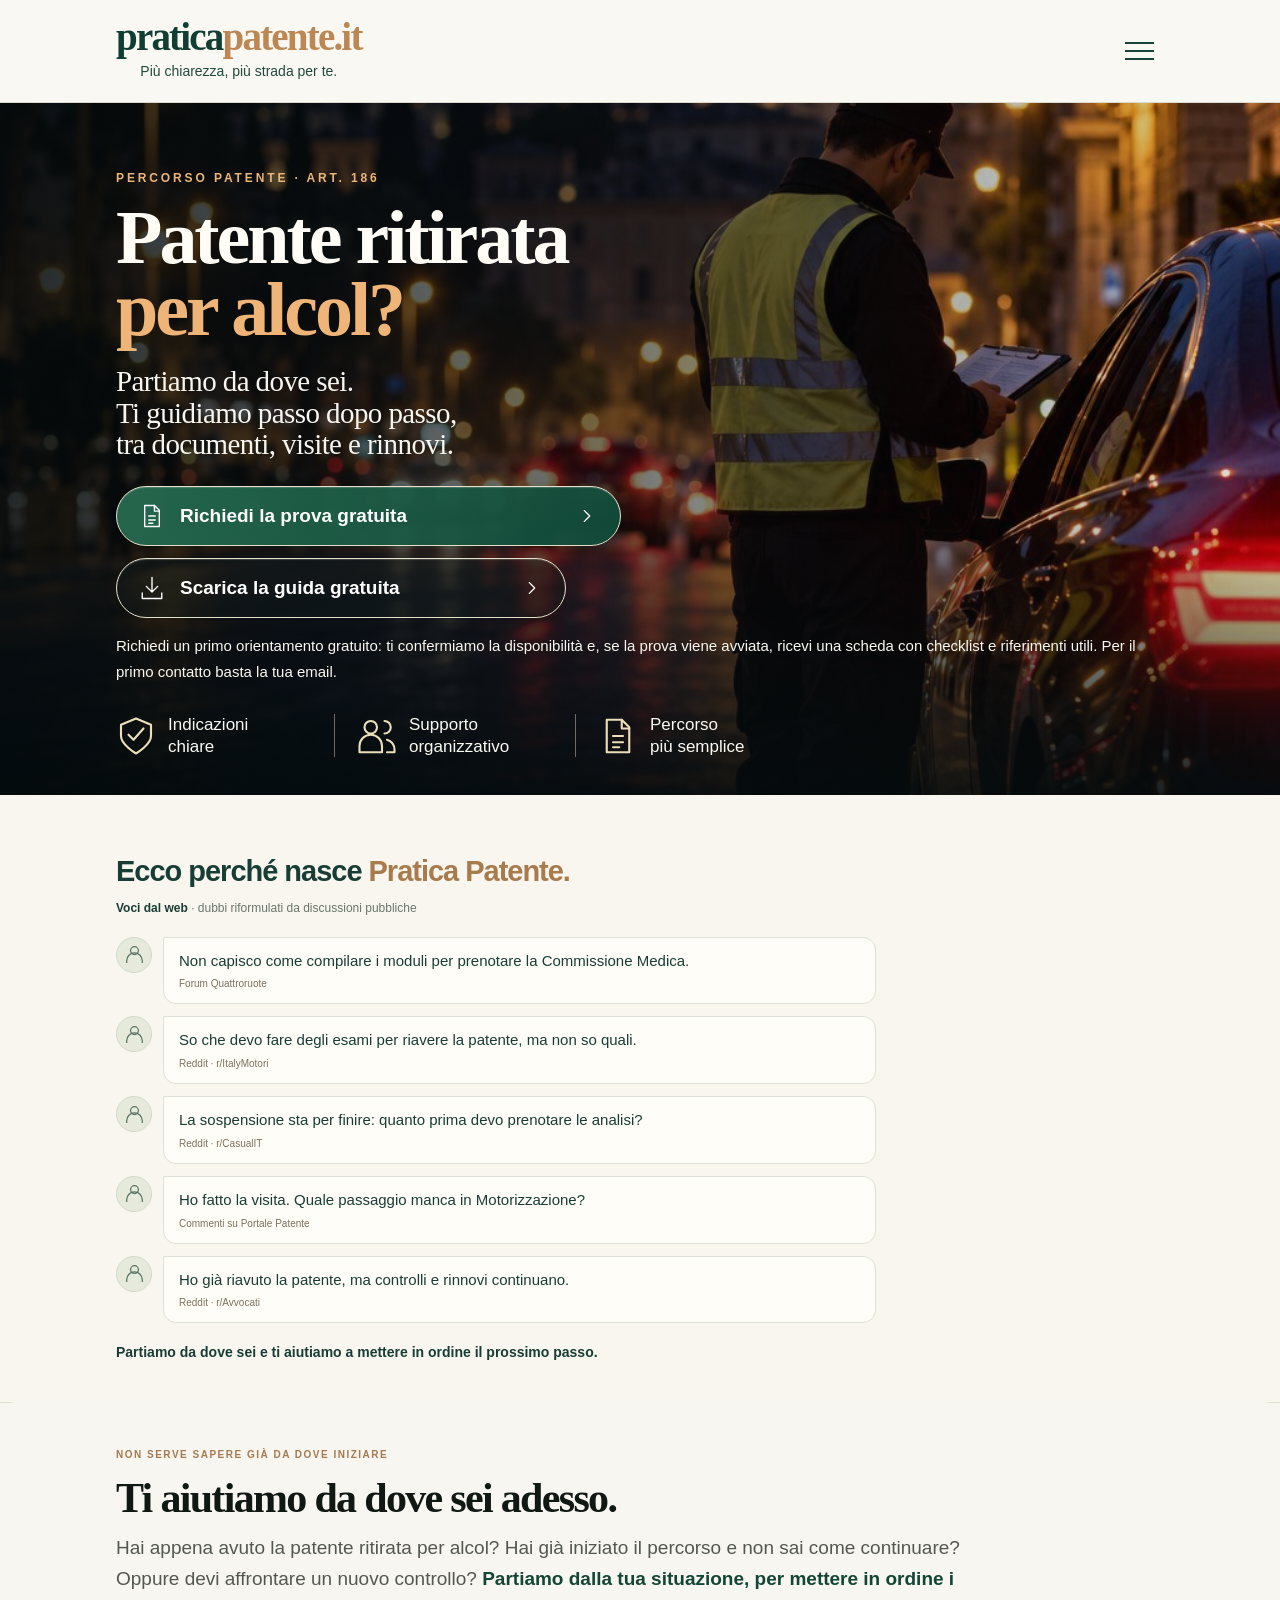
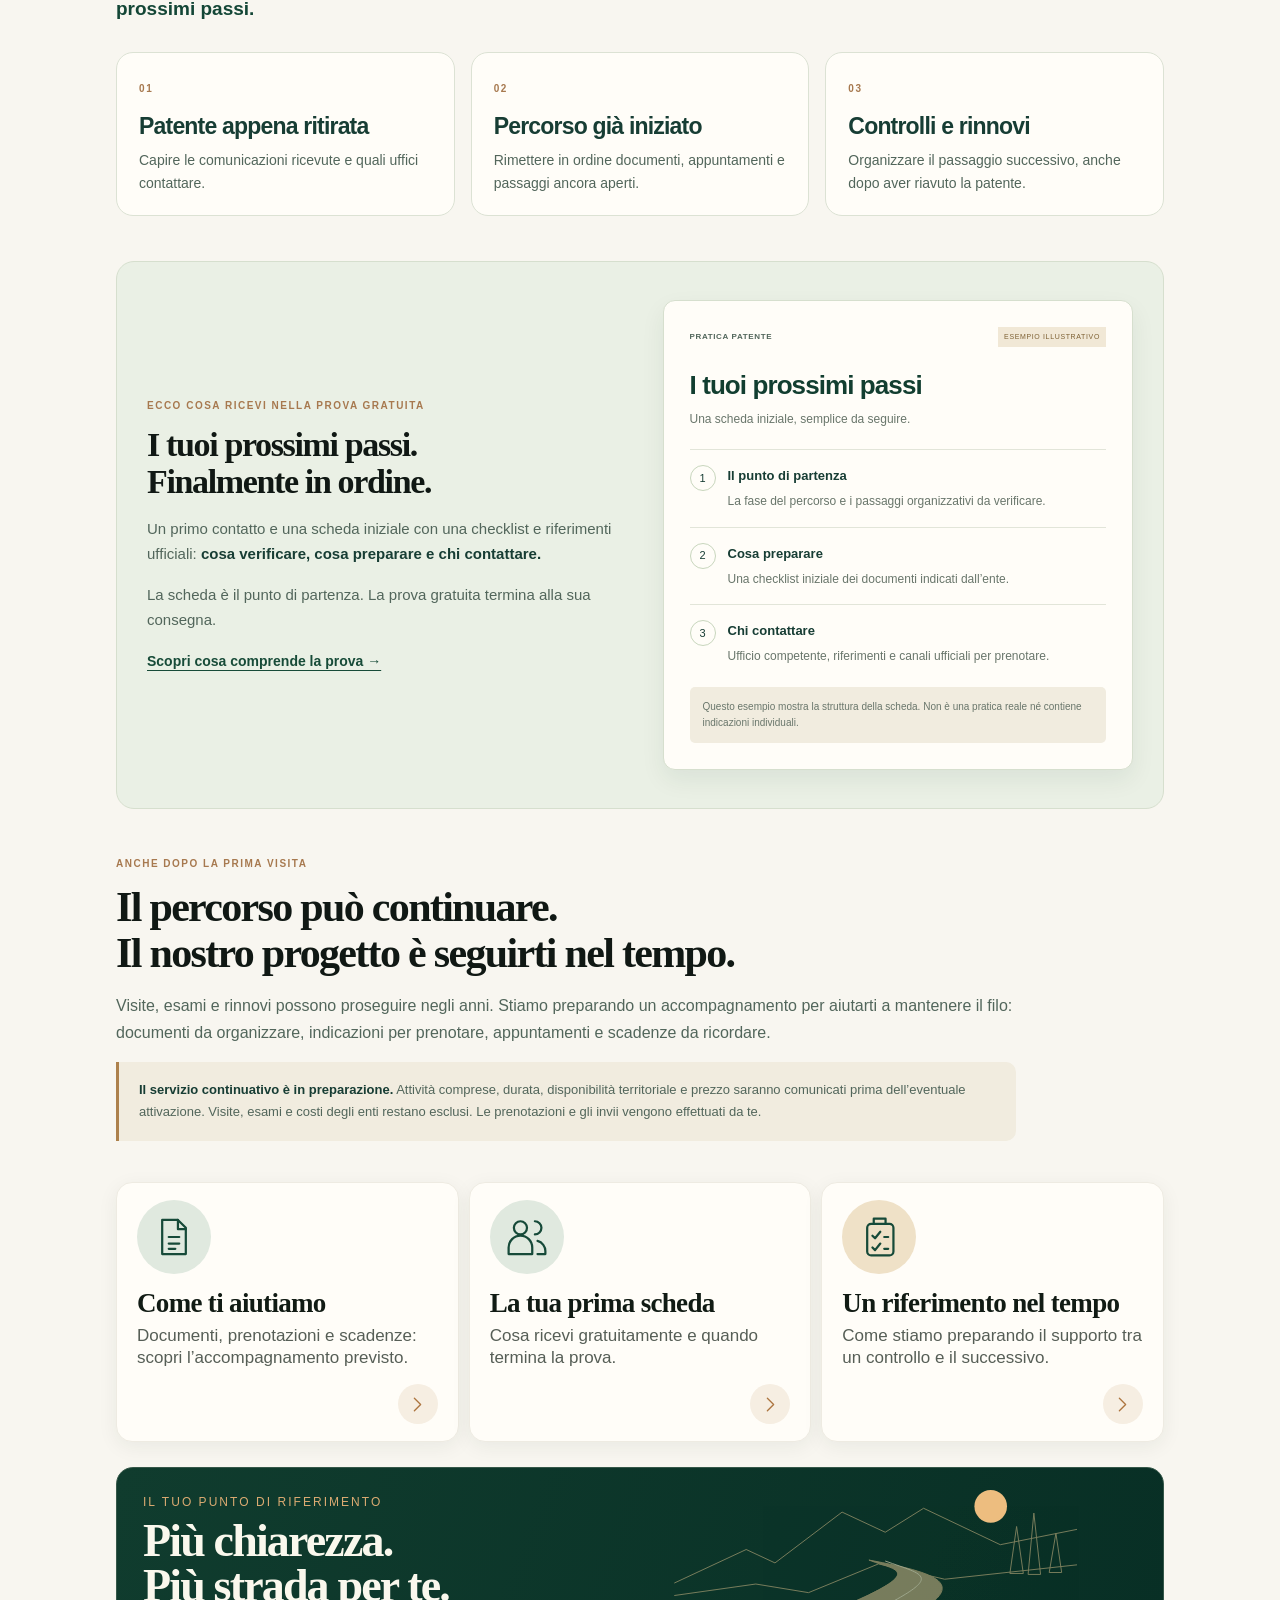
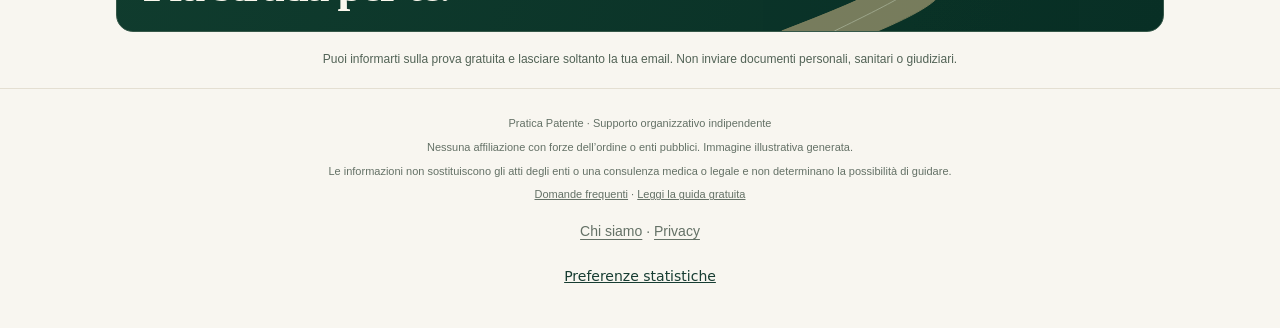
<file: index.html>
<!doctype html><html lang="it"><head><meta charset="utf-8"><meta name="viewport" content="width=device-width,initial-scale=1"><meta name="robots" content="index,follow"><title>Patente ritirata per alcol: guida e orientamento | Pratica Patente</title><link rel="stylesheet" href="/style.css"><link rel="preload" as="image" href="/roadside.jpg"><meta name="description" content="Pratica Patente offre orientamento organizzativo dopo il ritiro della patente per alcol (art. 186): documenti, uffici, appuntamenti e scadenze. Guida gratuita e prima prova."><link rel="canonical" href="https://praticapatente.it/"><meta property="og:title" content="Patente ritirata per alcol: guida e orientamento | Pratica Patente"><meta property="og:description" content="Pratica Patente offre orientamento organizzativo dopo il ritiro della patente per alcol (art. 186): documenti, uffici, appuntamenti e scadenze. Guida gratuita e prima prova."><meta property="og:type" content="website"><meta property="og:locale" content="it_IT"><meta name="google-site-verification" content="XU9ufUbQG1TSB7Lq-_E37dgUUFOmxWi3abXZQVtCShA" /><script defer src="/statistiche.js"></script><meta property="og:site_name" content="Pratica Patente"><meta property="og:url" content="https://praticapatente.it/"><script type="application/ld+json">{"@context":"https://schema.org","@graph":[{"@type":"WebSite","@id":"https://praticapatente.it/#website","url":"https://praticapatente.it/","name":"Pratica Patente","alternateName":"praticapatente.it","description":"Pratica Patente offre orientamento organizzativo dopo il ritiro della patente per alcol (art. 186): documenti, uffici, appuntamenti e scadenze. Guida gratuita e prima prova.","inLanguage":"it-IT","publisher":{"@id":"https://praticapatente.it/#organization"}},{"@type":"Organization","@id":"https://praticapatente.it/#organization","name":"Pratica Patente","url":"https://praticapatente.it/","description":"Progetto indipendente di supporto organizzativo dopo il ritiro della patente per alcol, articolo 186. Guida informativa gratuita e presentazione della prova iniziale; accompagnamento completo in preparazione.","email":"contatti@praticapatente.it","sameAs":["https://www.facebook.com/profile.php?id=61595879681669"]}]}</script><style>.copy-preview-bar{background:#e9e7dc;color:#405747;padding:8px 16px;text-align:center;font-size:10px;letter-spacing:.05em;line-height:1.5}.copy-kicker{color:#a7794f;font-size:10px;font-weight:750;letter-spacing:.15em;line-height:1.7;margin:0 0 13px}.copy-intro{padding:14px 0 0}.copy-intro .pp-explain{max-width:900px;line-height:1.6}.copy-situations{display:grid;grid-template-columns:repeat(3,1fr);gap:16px;margin:28px 0 45px}.copy-situations article{padding:21px 22px;border:1px solid #dce2d4;border-radius:17px;background:#fffdf8}.copy-situations article>span{font-size:10px;letter-spacing:.16em;color:#a7794f;font-weight:700}.copy-situations h3{font:750 23px/1.15 -apple-system,BlinkMacSystemFont,'Segoe UI',sans-serif;letter-spacing:-.035em;margin:13px 0 10px;color:#173d34}.copy-situations p{font-size:14px;color:#52665b;margin:0;line-height:1.6}.copy-example{display:grid;grid-template-columns:1fr 1fr;gap:45px;align-items:center;padding:38px 30px;margin:0 0 40px;border-radius:18px;background:#eaf0e5;border:1px solid #d6dfce}.copy-example h2{font-size:34px}.copy-example-text>p:not(.copy-kicker){font-size:15px;line-height:1.7;color:#52665b}.copy-example-text strong{color:#173d34}.copy-link{font-size:14px;font-weight:700;text-decoration:underline;text-underline-offset:4px;color:#174b38}.copy-sheet{background:#fffdf8;padding:26px;border:1px solid #d6dfce;border-radius:12px;box-shadow:0 10px 25px #123d3012}.copy-sheet-top{display:flex;justify-content:space-between;align-items:center;gap:10px;font-size:8px;letter-spacing:.08em;color:#52665b}.copy-sheet-top span{font-size:7px;background:#f1e8d6;padding:4px 6px;color:#7d6033}.copy-sheet h3{font:750 26px/1.15 -apple-system,BlinkMacSystemFont,'Segoe UI',sans-serif;margin:24px 0 8px;color:#123e30;letter-spacing:-.035em}.copy-sheet-sub{font-size:12px;color:#69766b;margin:0 0 20px}.copy-sheet ol{list-style:none;counter-reset:steps;padding:0;margin:0}.copy-sheet li{counter-increment:steps;position:relative;padding:15px 0 15px 38px;border-top:1px solid #e2e5d9;font-size:13px;color:#173d34}.copy-sheet li:before{content:counter(steps);position:absolute;left:0;top:15px;width:24px;height:24px;display:grid;place-items:center;border:1px solid #c8d6bd;border-radius:50%;font-size:11px}.copy-sheet li p{font-size:12px;color:#69766b;line-height:1.6;margin:5px 0 0}.copy-sheet-note{padding:12px 13px;background:#f1ecdf;color:#69766b;font-size:10px;line-height:1.6;margin:6px 0 0;border-radius:5px}.copy-continuity{padding:6px 0 28px}.copy-continuity>p:not(.copy-kicker){font-size:16px;line-height:1.7;color:#52665b;max-width:900px}.copy-continuity .copy-note{padding:17px 20px;border-left:3px solid #ad814c;background:#f1ecdf;font-size:13px!important;border-radius:0 10px 10px 0}.copy-note strong{color:#173d34}.pp-home .pp-cards{margin-bottom:25px}@media(max-width:600px){.copy-preview-bar{font-size:9px}.copy-situations{grid-template-columns:1fr;gap:12px;margin:22px 0 30px}.copy-situations article{padding:18px}.copy-situations h3{font-size:22px;margin:8px 0}.copy-situations p{font-size:14px}.copy-example{grid-template-columns:1fr;gap:25px;padding:23px 17px;margin-bottom:30px}.copy-example h2{font-size:29px}.copy-example-text>p:not(.copy-kicker){font-size:14px}.copy-sheet{padding:20px 17px}.copy-sheet h3{font-size:25px}.copy-sheet-top{font-size:7px}.copy-sheet-top span{font-size:6px}.copy-continuity>p:not(.copy-kicker){font-size:14px}.copy-kicker{font-size:9px}.copy-intro .pp-explain{font-size:14px}.copy-continuity .copy-note{font-size:12px!important;padding:14px}.pp-home .pp-trial-note{line-height:1.6}}

.copy-origin{background:#f8f6ef;padding:52px 0 42px;border-bottom:1px solid #dedfd4}.copy-origin h2{font:750 42px/1.08 -apple-system,BlinkMacSystemFont,'Segoe UI',sans-serif;letter-spacing:-.035em;color:#173d34;margin:0 0 20px}.copy-origin h2 span{color:#a77b4c}.copy-origin-lead{font-size:18px;line-height:1.6;color:#58685e;max-width:660px;margin-bottom:28px}.copy-doubts{display:grid;grid-template-columns:1fr 1fr;gap:14px}.copy-doubts article{background:#fffdf8;border:1px solid #dce1d5;border-radius:17px;padding:25px 24px;position:relative}.copy-doubt-label{font-size:10px;font-weight:750;letter-spacing:.12em;color:#a77b4c}.copy-doubts h3{font:650 21px/1.4 -apple-system,BlinkMacSystemFont,'Segoe UI',sans-serif;letter-spacing:-.02em;color:#193e33;margin:15px 0 0}.copy-source-note{font-size:11px;line-height:1.6;color:#6b766d;margin:16px 0 30px;max-width:700px}.copy-origin-answer{border-left:3px solid #b68b56;padding:4px 0 4px 22px;max-width:780px}.copy-origin-answer h3{font:750 27px/1.25 -apple-system,BlinkMacSystemFont,'Segoe UI',sans-serif;letter-spacing:-.025em;color:#173d34;margin:8px 0 14px}.copy-origin-answer p{font-size:15px;color:#58685e;line-height:1.6;margin:0}.copy-origin-answer p:first-child{font-weight:700;color:#173d34}@media(max-width:600px){.copy-origin{padding:35px 0}.copy-origin h2{font-size:34px}.copy-origin-lead{font-size:16px}.copy-doubts{grid-template-columns:1fr;gap:12px}.copy-doubts article{padding:21px}.copy-doubts h3{font-size:20px;margin-top:10px}.copy-origin-answer h3{font-size:25px}.copy-origin-answer p{font-size:14px}.copy-source-note{font-size:11px}}

.web-comments{padding:30px 0 26px}.web-comments h2{font-size:29px;line-height:1.15;max-width:650px;margin-bottom:10px}.web-context{font-size:12px;color:#173d34;font-weight:700;margin:0 0 18px}.web-context span{font-weight:400;color:#6a766d}.web-thread{display:grid;gap:12px;max-width:760px}.web-message{display:flex;align-items:flex-start;gap:11px}.web-avatar{width:36px;height:36px;flex:0 0 36px;display:grid;place-items:center;border-radius:50%;background:#e5eadd;color:#567363;border:1px solid #d2dacb}.web-avatar svg{width:25px;height:25px}.web-bubble{background:#fffdf8;border:1px solid #dce1d5;border-radius:0 13px 13px 13px;padding:12px 15px;flex:1}.web-bubble p{font-size:15px;line-height:1.45;color:#173d34;margin:0 0 6px}.web-bubble small{display:block;font-size:10px;line-height:1.4;color:#7d715d}.web-closing{max-width:690px;font-size:14px;line-height:1.55;font-weight:650;color:#173d34;margin:19px 0 0}@media(max-width:600px){.web-comments{padding:27px 0 24px}.web-comments h2{font-size:27px}.web-context{font-size:11px;line-height:1.5}.web-avatar{width:30px;height:30px;flex-basis:30px}.web-avatar svg{width:21px;height:21px}.web-message{gap:9px}.web-bubble{padding:11px 12px}.web-bubble p{font-size:14px}.web-bubble small{font-size:10px}.web-closing{font-size:13px}}
</style></head><body class="pp-home"><header class="pp-header"><div class="pp-head-inner"><a href="/" class="pp-logo" aria-label="Pratica Patente — Home"><strong>pratica<span>patente.it</span></strong><small>Più chiarezza, più strada per te.</small></a><details class="pp-menu"><summary aria-label="Apri menu"><span></span><span></span><span></span></summary><nav aria-label="Menu principale"><a href="/">Home</a><a href='/come-funziona'>Come funziona</a><a href='/guida'>Guida gratuita</a><a href="/tabella-alcolemia">Tabella alcolemia gratuita</a><a class='menu-trial' href='/prova-gratuita'>Scopri la prova gratuita →</a><a href="/chi-siamo">Chi siamo</a><a href="/privacy">Privacy</a></nav></details></div></header><main><section class="pp-hero"><div class="pp-hero-inner"><p class="pp-eyebrow">PERCORSO PATENTE · ART. 186</p><h1>Patente ritirata<br><em>per alcol?</em></h1><p class="pp-intro">Partiamo da dove sei.<br>Ti guidiamo passo dopo passo,<br>tra documenti, visite e rinnovi.</p><div class="pp-actions"><a class='home-btn primary' href='/prova-gratuita'><svg viewBox="0 0 32 32" fill="none" stroke="currentColor" stroke-width="1.7" stroke-linecap="round" stroke-linejoin="round" aria-hidden="true"><path d="M9 3h10l6 6v20H7V3z"/><path d="M19 3v7h6M12 16h8M12 21h8M12 25h5"/></svg><span>Richiedi la prova gratuita</span><svg viewBox="0 0 32 32" fill="none" stroke="currentColor" stroke-width="1.7" stroke-linecap="round" stroke-linejoin="round" aria-hidden="true"><path d="m12 8 8 8-8 8"/></svg></a><a class='home-btn secondary' href='/guida'><svg viewBox="0 0 32 32" fill="none" stroke="currentColor" stroke-width="1.7" stroke-linecap="round" stroke-linejoin="round" aria-hidden="true"><path d="M16 3v18m-7-7 7 7 7-7M4 22v7h24v-7"/></svg><span>Scarica la guida gratuita</span><svg viewBox="0 0 32 32" fill="none" stroke="currentColor" stroke-width="1.7" stroke-linecap="round" stroke-linejoin="round" aria-hidden="true"><path d="m12 8 8 8-8 8"/></svg></a></div><p class="pp-trial-note">Richiedi un primo orientamento gratuito: ti confermiamo la disponibilità e, se la prova viene avviata, ricevi una scheda con checklist e riferimenti utili. Per il primo contatto basta la tua email.</p><div class="pp-benefits"><div><svg viewBox="0 0 32 32" fill="none" stroke="currentColor" stroke-width="1.7" stroke-linecap="round" stroke-linejoin="round" aria-hidden="true"><path d="m16 2 12 5v9c0 7-12 14-12 14S4 23 4 16V7z"/><path d="m10 15 4 4 8-9"/></svg><span>Indicazioni<br>chiare</span></div><div><svg viewBox="0 0 32 32" fill="none" stroke="currentColor" stroke-width="1.7" stroke-linecap="round" stroke-linejoin="round" aria-hidden="true"><circle cx="11" cy="9" r="5"/><path d="M2 29v-5a9 9 0 0 1 18 0v5zM22 4a5 5 0 0 1 0 10m2 5a8 8 0 0 1 6 8v2h-6"/></svg><span>Supporto<br>organizzativo</span></div><div><svg viewBox="0 0 32 32" fill="none" stroke="currentColor" stroke-width="1.7" stroke-linecap="round" stroke-linejoin="round" aria-hidden="true"><path d="M9 3h10l6 6v20H7V3z"/><path d="M19 3v7h6M12 16h8M12 21h8M12 25h5"/></svg><span>Percorso<br>più semplice</span></div></div></div></section><section class="copy-origin web-comments" aria-labelledby="origin-title"><div class="pp-content"><h2 id="origin-title">Ecco perché nasce <span>Pratica Patente.</span></h2><p class="web-context">Voci dal web <span>· dubbi riformulati da discussioni pubbliche</span></p><div class="web-thread"><article class="web-message"><span class="web-avatar" aria-hidden="true"><svg viewBox="0 0 32 32" fill="none" stroke="currentColor" stroke-width="1.6"><circle cx="16" cy="11" r="5"/><path d="M6 27v-3a10 10 0 0 1 20 0v3"/></svg></span><div class="web-bubble"><p>Non capisco come compilare i moduli per prenotare la Commissione Medica.</p><small>Forum Quattroruote</small></div></article><article class="web-message"><span class="web-avatar" aria-hidden="true"><svg viewBox="0 0 32 32" fill="none" stroke="currentColor" stroke-width="1.6"><circle cx="16" cy="11" r="5"/><path d="M6 27v-3a10 10 0 0 1 20 0v3"/></svg></span><div class="web-bubble"><p>So che devo fare degli esami per riavere la patente, ma non so quali.</p><small>Reddit · r/ItalyMotori</small></div></article><article class="web-message"><span class="web-avatar" aria-hidden="true"><svg viewBox="0 0 32 32" fill="none" stroke="currentColor" stroke-width="1.6"><circle cx="16" cy="11" r="5"/><path d="M6 27v-3a10 10 0 0 1 20 0v3"/></svg></span><div class="web-bubble"><p>La sospensione sta per finire: quanto prima devo prenotare le analisi?</p><small>Reddit · r/CasualIT</small></div></article><article class="web-message"><span class="web-avatar" aria-hidden="true"><svg viewBox="0 0 32 32" fill="none" stroke="currentColor" stroke-width="1.6"><circle cx="16" cy="11" r="5"/><path d="M6 27v-3a10 10 0 0 1 20 0v3"/></svg></span><div class="web-bubble"><p>Ho fatto la visita. Quale passaggio manca in Motorizzazione?</p><small>Commenti su Portale Patente</small></div></article><article class="web-message"><span class="web-avatar" aria-hidden="true"><svg viewBox="0 0 32 32" fill="none" stroke="currentColor" stroke-width="1.6"><circle cx="16" cy="11" r="5"/><path d="M6 27v-3a10 10 0 0 1 20 0v3"/></svg></span><div class="web-bubble"><p>Ho già riavuto la patente, ma controlli e rinnovi continuano.</p><small>Reddit · r/Avvocati</small></div></article></div><p class="web-closing">Partiamo da dove sei e ti aiutiamo a mettere in ordine il prossimo passo.</p></div></section><section class="pp-path"><div class="pp-content"><div class="copy-intro"><p class="copy-kicker">NON SERVE SAPERE GIÀ DA DOVE INIZIARE</p><h2>Ti aiutiamo da dove sei adesso.</h2><p class="pp-explain">Hai appena avuto la patente ritirata per alcol? Hai già iniziato il percorso e non sai come continuare? Oppure devi affrontare un nuovo controllo? <strong>Partiamo dalla tua situazione, per mettere in ordine i prossimi passi.</strong></p></div>
<div class="copy-situations"><article><span>01</span><h3>Patente appena ritirata</h3><p>Capire le comunicazioni ricevute e quali uffici contattare.</p></article><article><span>02</span><h3>Percorso già iniziato</h3><p>Rimettere in ordine documenti, appuntamenti e passaggi ancora aperti.</p></article><article><span>03</span><h3>Controlli e rinnovi</h3><p>Organizzare il passaggio successivo, anche dopo aver riavuto la patente.</p></article></div>
<section class="copy-example" aria-labelledby="example-title"><div class="copy-example-text"><p class="copy-kicker">ECCO COSA RICEVI NELLA PROVA GRATUITA</p><h2 id="example-title">I tuoi prossimi passi.<br>Finalmente in ordine.</h2><p>Un primo contatto e una scheda iniziale con una checklist e riferimenti ufficiali: <strong>cosa verificare, cosa preparare e chi contattare.</strong></p><p>La scheda è il punto di partenza. La prova gratuita termina alla sua consegna.</p><a class="copy-link" href="/prova-gratuita">Scopri cosa comprende la prova →</a></div><div class="copy-sheet"><div class="copy-sheet-top"><b>PRATICA PATENTE</b><span>ESEMPIO ILLUSTRATIVO</span></div><h3>I tuoi prossimi passi</h3><p class="copy-sheet-sub">Una scheda iniziale, semplice da seguire.</p><ol><li><b>Il punto di partenza</b><p>La fase del percorso e i passaggi organizzativi da verificare.</p></li><li><b>Cosa preparare</b><p>Una checklist iniziale dei documenti indicati dall’ente.</p></li><li><b>Chi contattare</b><p>Ufficio competente, riferimenti e canali ufficiali per prenotare.</p></li></ol><p class="copy-sheet-note">Questo esempio mostra la struttura della scheda. Non è una pratica reale né contiene indicazioni individuali.</p></div></section>
<section class="copy-continuity"><p class="copy-kicker">ANCHE DOPO LA PRIMA VISITA</p><h2>Il percorso può continuare.<br>Il nostro progetto è seguirti nel tempo.</h2><p>Visite, esami e rinnovi possono proseguire negli anni. Stiamo preparando un accompagnamento per aiutarti a mantenere il filo: documenti da organizzare, indicazioni per prenotare, appuntamenti e scadenze da ricordare.</p><p class="copy-note"><strong>Il servizio continuativo è in preparazione.</strong> Attività comprese, durata, disponibilità territoriale e prezzo saranno comunicati prima dell’eventuale attivazione. Visite, esami e costi degli enti restano esclusi. Le prenotazioni e gli invii vengono effettuati da te.</p></section>
<div class="pp-cards"><a class="pp-card" href="/come-funziona"><span class="pp-card-icon"><svg viewBox="0 0 32 32" fill="none" stroke="currentColor" stroke-width="1.7" stroke-linecap="round" stroke-linejoin="round" aria-hidden="true"><path d="M9 3h10l6 6v20H7V3z"/><path d="M19 3v7h6M12 16h8M12 21h8M12 25h5"/></svg></span><span><h3>Come ti aiutiamo</h3><p>Documenti, prenotazioni e scadenze: scopri l’accompagnamento previsto.</p></span><span class="pp-card-arrow"><svg viewBox="0 0 32 32" fill="none" stroke="currentColor" stroke-width="1.7" stroke-linecap="round" stroke-linejoin="round" aria-hidden="true"><path d="m12 8 8 8-8 8"/></svg></span></a><a class='pp-card' href='/prova-gratuita'><span class="pp-card-icon"><svg viewBox="0 0 32 32" fill="none" stroke="currentColor" stroke-width="1.7" stroke-linecap="round" stroke-linejoin="round" aria-hidden="true"><circle cx="11" cy="9" r="5"/><path d="M2 29v-5a9 9 0 0 1 18 0v5zM22 4a5 5 0 0 1 0 10m2 5a8 8 0 0 1 6 8v2h-6"/></svg></span><span><h3>La tua prima scheda</h3><p>Cosa ricevi gratuitamente e quando termina la prova.</p></span><span class="pp-card-arrow"><svg viewBox="0 0 32 32" fill="none" stroke="currentColor" stroke-width="1.7" stroke-linecap="round" stroke-linejoin="round" aria-hidden="true"><path d="m12 8 8 8-8 8"/></svg></span></a><a class='pp-card' href='/come-funziona'><span class="pp-card-icon"><svg viewBox="0 0 32 32" fill="none" stroke="currentColor" stroke-width="1.7" stroke-linecap="round" stroke-linejoin="round" aria-hidden="true"><rect x="7" y="6" width="20" height="24" rx="3"/><path d="M12 6V2h9v4M11 15l2 2 4-5M11 24l2 2 4-5M20 16h3m-3 9h3"/></svg></span><span><h3>Un riferimento nel tempo</h3><p>Come stiamo preparando il supporto tra un controllo e il successivo.</p></span><span class="pp-card-arrow"><svg viewBox="0 0 32 32" fill="none" stroke="currentColor" stroke-width="1.7" stroke-linecap="round" stroke-linejoin="round" aria-hidden="true"><path d="m12 8 8 8-8 8"/></svg></span></a></div><div class="pp-final"><div><p>IL TUO PUNTO DI RIFERIMENTO</p><h2>Più chiarezza.<br>Più strada per te.</h2></div><svg class="road-art" viewBox="0 0 420 170" fill="none" aria-hidden="true"><circle cx="330" cy="40" r="17" fill="#edbd7f"/><g stroke="#c8b382" opacity=".6"><path d="M0 120 75 85 105 99 175 46 220 67 260 42 340 80 420 64M0 133 85 121 140 130 213 100 282 116 420 101"/><path d="M112 170c170-65 120-62 91-74 80 15 118 28 9 74" fill="#c0ae81"/><path d="M167 170c119-58 103-55 53-73" stroke="#fff4cf"/><path d="m350 110 7-49 7 49zm19 1 6-64 7 64zm22-2 7-41 6 41z"/></g></svg></div><p class="pp-status">Puoi informarti sulla prova gratuita e lasciare soltanto la tua email. Non inviare documenti personali, sanitari o giudiziari.</p></div></section></main><footer class="pp-footer"><p>Pratica Patente · Supporto organizzativo indipendente</p><p>Nessuna affiliazione con forze dell’ordine o enti pubblici. Immagine illustrativa generata.</p><p>Le informazioni non sostituiscono gli atti degli enti o una consulenza medica o legale e non determinano la possibilità di guidare.</p><a href='/faq'>Domande frequenti</a> · <a href='/guida'>Leggi la guida gratuita</a><div class="wrap trust-links"><a href="/chi-siamo">Chi siamo</a> · <a href="/privacy">Privacy</a></div></footer></body></html>
</file>
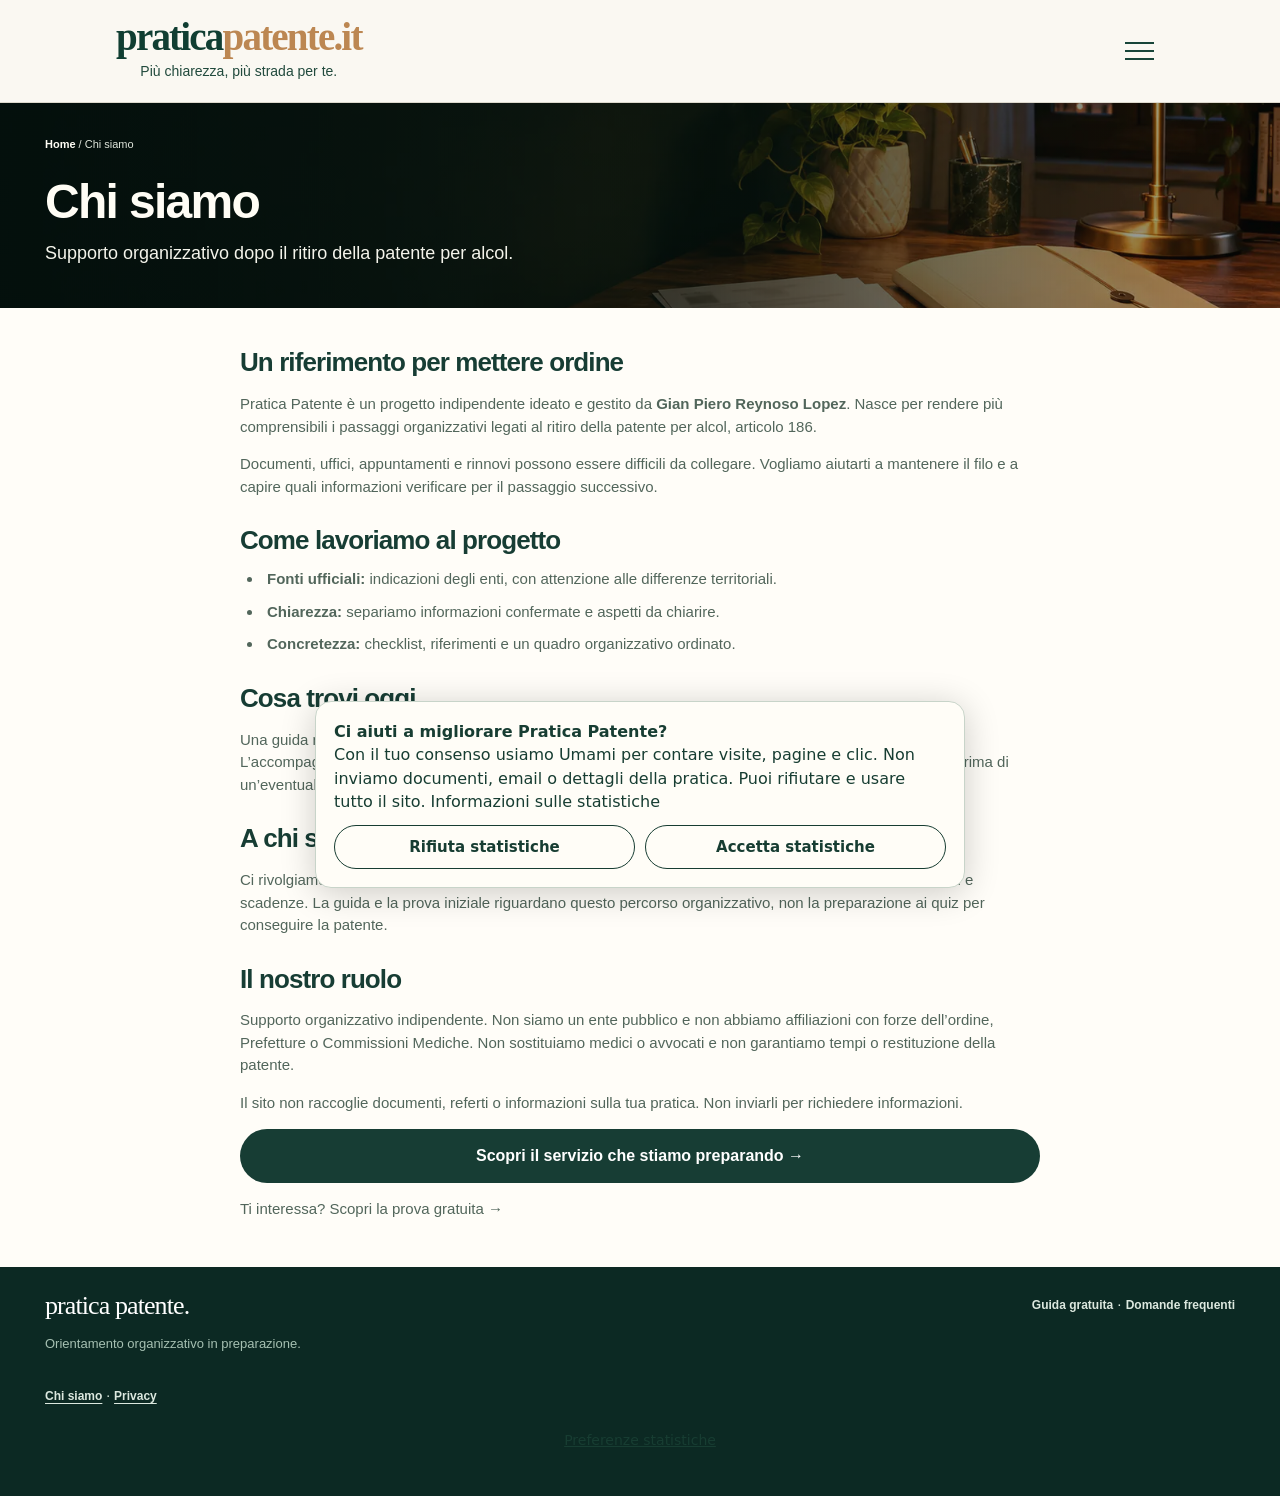
<file: chi-siamo.html>
<!doctype html><html lang="it"><head><meta charset="utf-8"><meta name="viewport" content="width=device-width,initial-scale=1"><meta name="robots" content="index,follow"><title>Chi siamo | Pratica Patente</title><meta name="description" content="Supporto organizzativo dopo il ritiro della patente per alcol: checklist, riferimenti ufficiali e prossimi passi."><link rel="canonical" href="https://praticapatente.it/chi-siamo"><link rel="stylesheet" href="/style.css"><link rel="stylesheet" href="/compact.css"><link rel="stylesheet" href="/pagine-semplici.css"><script defer src="/statistiche.js"></script></head><body><header class="pp-header"><div class="pp-head-inner"><a href="/" class="pp-logo" aria-label="Pratica Patente — Home"><strong>pratica<span>patente.it</span></strong><small>Più chiarezza, più strada per te.</small></a><details class="pp-menu"><summary aria-label="Apri menu"><span></span><span></span><span></span></summary><nav aria-label="Menu principale"><a href="/">Home</a><a href='/come-funziona'>Come funziona</a><a href='/guida'>Guida gratuita</a><a href="/tabella-alcolemia">Tabella alcolemia gratuita</a><a class='menu-trial' href='/prova-gratuita'>Scopri la prova gratuita →</a><a href="/chi-siamo">Chi siamo</a><a href="/privacy">Privacy</a></nav></details></div></header><main><section class="subhero instant-hero"><div class="wrap"><div class="breadcrumb"><a href="/">Home</a> / Chi siamo</div><h1>Chi siamo</h1><p class="lead">Supporto organizzativo dopo il ritiro della patente per alcol.</p></div></section><section class="section instant-section"><div class="wrap instant-wrap contact-privacy"><h2>Un riferimento per mettere ordine</h2><p>Pratica Patente è un progetto indipendente ideato e gestito da <strong>Gian Piero Reynoso Lopez</strong>. Nasce per rendere più comprensibili i passaggi organizzativi legati al ritiro della patente per alcol, articolo 186.</p><p>Documenti, uffici, appuntamenti e rinnovi possono essere difficili da collegare. Vogliamo aiutarti a mantenere il filo e a capire quali informazioni verificare per il passaggio successivo.</p><h2>Come lavoriamo al progetto</h2><ul><li><strong>Fonti ufficiali:</strong> indicazioni degli enti, con attenzione alle differenze territoriali.</li><li><strong>Chiarezza:</strong> separiamo informazioni confermate e aspetti da chiarire.</li><li><strong>Concretezza:</strong> checklist, riferimenti e un quadro organizzativo ordinato.</li></ul><h2>Cosa trovi oggi</h2><p>Una guida nazionale gratuita e la presentazione della prova iniziale. Puoi manifestare interesse via email. L’accompagnamento completo è in preparazione: durata, copertura, contenuti e prezzo saranno comunicati prima di un’eventuale attivazione.</p><h2>A chi si rivolge Pratica Patente</h2><p>Ci rivolgiamo a chi deve orientarsi dopo il ritiro della patente per alcol, tra comunicazioni, uffici, appuntamenti e scadenze. La guida e la prova iniziale riguardano questo percorso organizzativo, non la preparazione ai quiz per conseguire la patente.</p><h2>Il nostro ruolo</h2><p>Supporto organizzativo indipendente. Non siamo un ente pubblico e non abbiamo affiliazioni con forze dell’ordine, Prefetture o Commissioni Mediche. Non sostituiamo medici o avvocati e non garantiamo tempi o restituzione della patente.</p><p>Il sito non raccoglie documenti, referti o informazioni sulla tua pratica. Non inviarli per richiedere informazioni.</p><a class="btn" href="/come-funziona">Scopri il servizio che stiamo preparando →</a><p><a href="/prova-gratuita#richiedi">Ti interessa? Scopri la prova gratuita →</a></p></div></section></main><footer class="footer"><div class="wrap foot-inner"><div><h3>pratica patente.</h3><p>Orientamento organizzativo in preparazione.</p></div><div><a href="/guida">Guida gratuita</a> · <a href="/faq">Domande frequenti</a></div></div><div class="wrap trust-links"><a href="/chi-siamo">Chi siamo</a> · <a href="/privacy">Privacy</a></div></footer></body></html>
</file>
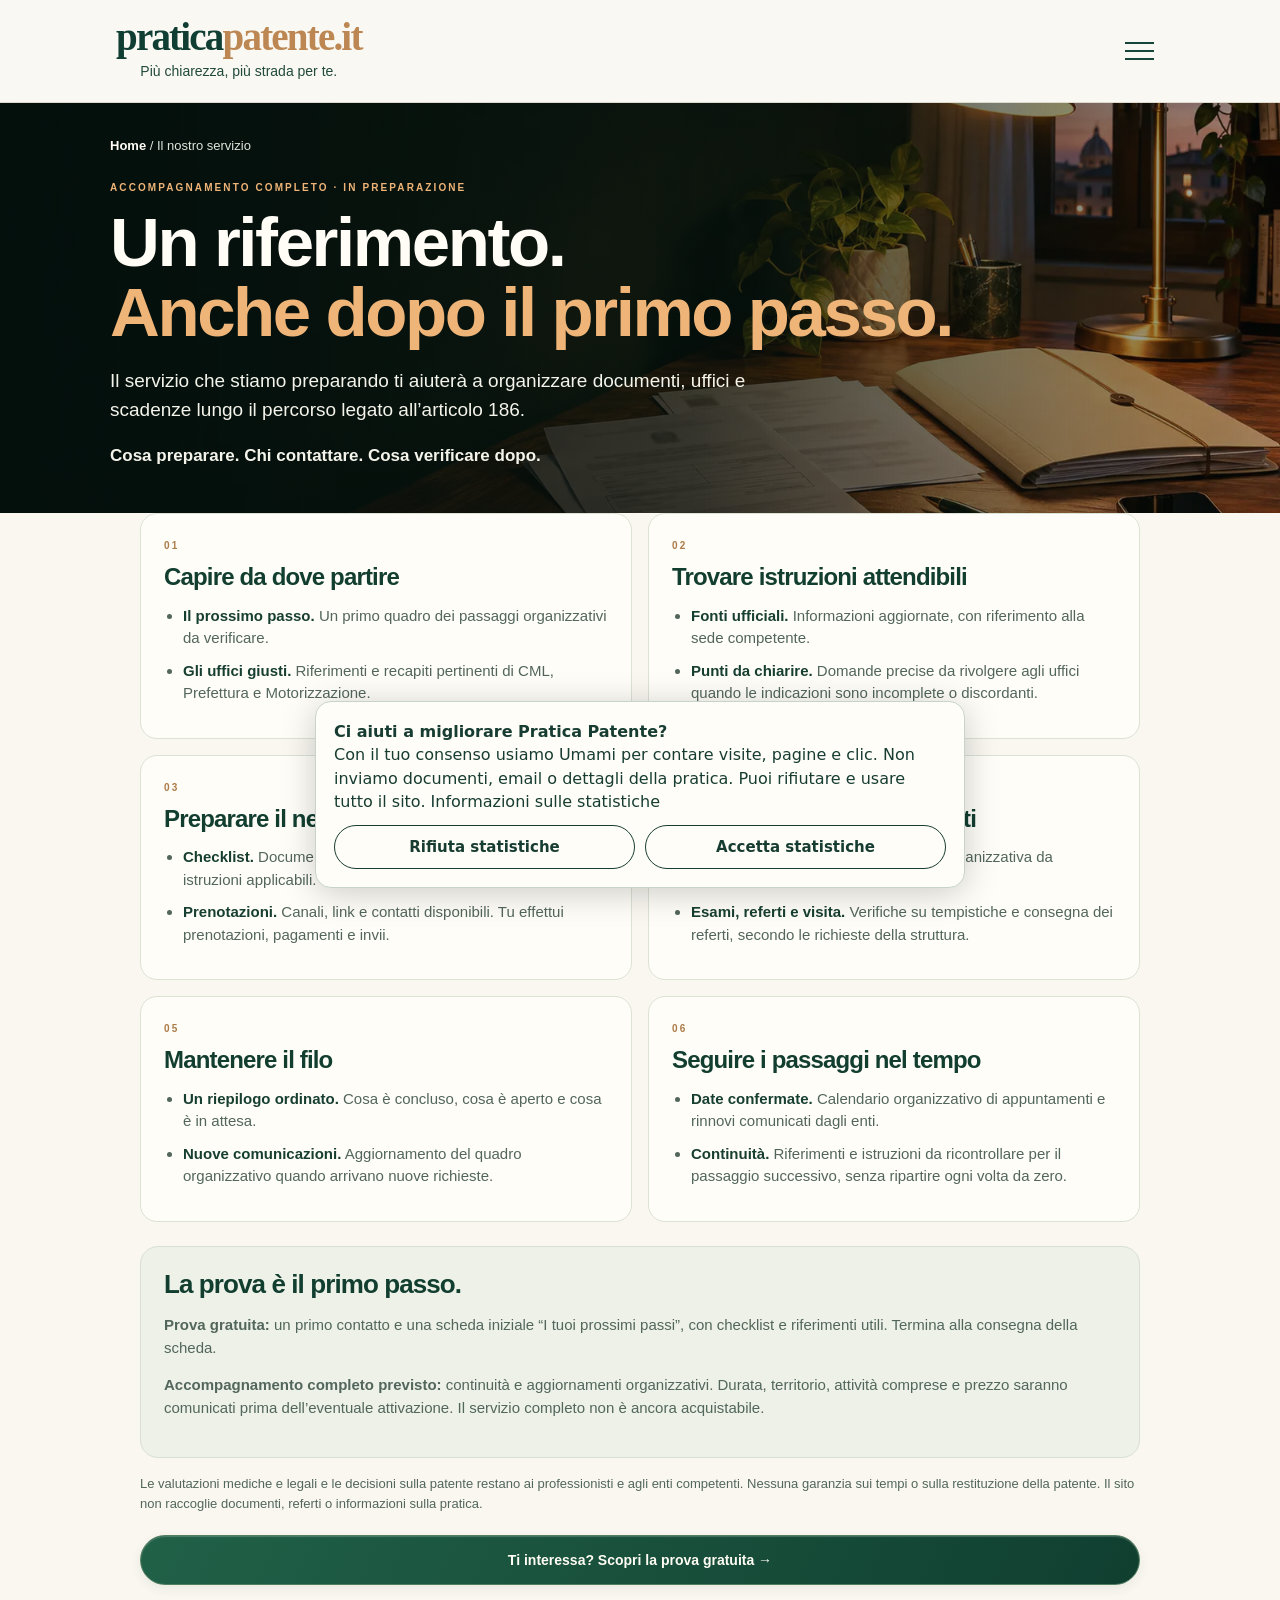
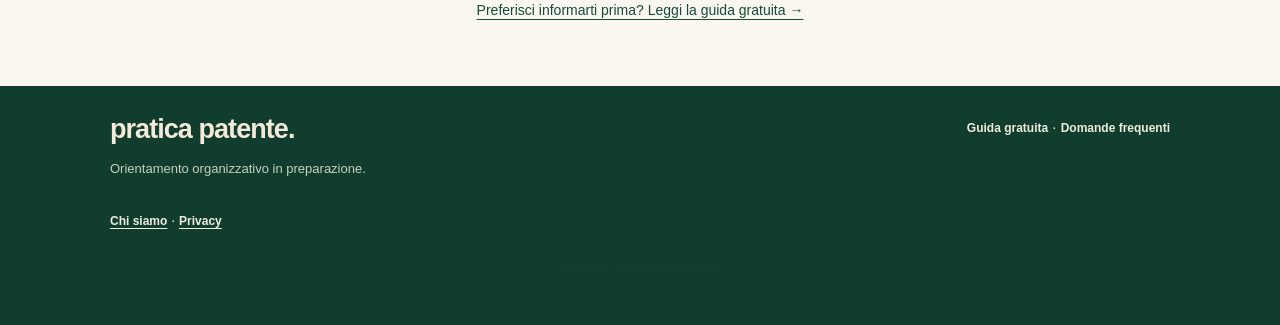
<file: come-funziona.html>
<!doctype html><html lang="it"><head><meta charset="utf-8"><meta name="viewport" content="width=device-width,initial-scale=1"><meta name="robots" content="index,follow"><title>Il servizio di accompagnamento art. 186 | Pratica Patente</title><meta name="description" content="Scopri il servizio organizzativo in preparazione: documenti, uffici, appuntamenti e rinnovi dopo il ritiro della patente per alcol. Differenze rispetto alla prova gratuita."><link rel="canonical" href="https://praticapatente.it/come-funziona"><link rel="stylesheet" href="/style.css"><link rel="stylesheet" href="/compact.css"><link rel="stylesheet" href="/pagine-semplici.css"><link rel="stylesheet" href="/servizio.css"><script defer src="/statistiche.js"></script></head><body data-page="servizio" class="pp-internal"><header class="pp-header"><div class="pp-head-inner"><a href="/" class="pp-logo" aria-label="Pratica Patente — Home"><strong>pratica<span>patente.it</span></strong><small>Più chiarezza, più strada per te.</small></a><details class="pp-menu"><summary aria-label="Apri menu"><span></span><span></span><span></span></summary><nav aria-label="Menu principale"><a href="/">Home</a><a href='/come-funziona'>Come funziona</a><a href='/guida'>Guida gratuita</a><a href="/tabella-alcolemia">Tabella alcolemia gratuita</a><a class='menu-trial' href='/prova-gratuita'>Scopri la prova gratuita →</a><a href="/chi-siamo">Chi siamo</a><a href="/privacy">Privacy</a></nav></details></div></header><main><section class="subhero instant-hero"><div class="wrap"><div class="breadcrumb"><a href="/">Home</a> / Il nostro servizio</div><span class="kicker">ACCOMPAGNAMENTO COMPLETO · IN PREPARAZIONE</span><h1>Un riferimento.<br><em>Anche dopo il primo passo.</em></h1><p class="lead">Il servizio che stiamo preparando ti aiuterà a organizzare documenti, uffici e scadenze lungo il percorso legato all’articolo 186.</p><p class="service-promise">Cosa preparare. Chi contattare. Cosa verificare dopo.</p></div></section><section class="section instant-section"><div class="wrap service-wrap"><div class="service-grid"><article class="service-card"><span class="kicker">01</span><h2>Capire da dove partire</h2><ul><li><strong>Il prossimo passo.</strong> Un primo quadro dei passaggi organizzativi da verificare.</li><li><strong>Gli uffici giusti.</strong> Riferimenti e recapiti pertinenti di CML, Prefettura e Motorizzazione.</li></ul></article><article class="service-card"><span class="kicker">02</span><h2>Trovare istruzioni attendibili</h2><ul><li><strong>Fonti ufficiali.</strong> Informazioni aggiornate, con riferimento alla sede competente.</li><li><strong>Punti da chiarire.</strong> Domande precise da rivolgere agli uffici quando le indicazioni sono incomplete o discordanti.</li></ul></article><article class="service-card"><span class="kicker">03</span><h2>Preparare il necessario</h2><ul><li><strong>Checklist.</strong> Documenti e informazioni da preparare secondo le istruzioni applicabili.</li><li><strong>Prenotazioni.</strong> Canali, link e contatti disponibili. Tu effettui prenotazioni, pagamenti e invii.</li></ul></article><article class="service-card"><span class="kicker">04</span><h2>Coordinare gli appuntamenti</h2><ul><li><strong>Ordine dei passaggi.</strong> Una sequenza organizzativa da verificare sulle indicazioni ricevute.</li><li><strong>Esami, referti e visita.</strong> Verifiche su tempistiche e consegna dei referti, secondo le richieste della struttura.</li></ul></article><article class="service-card"><span class="kicker">05</span><h2>Mantenere il filo</h2><ul><li><strong>Un riepilogo ordinato.</strong> Cosa è concluso, cosa è aperto e cosa è in attesa.</li><li><strong>Nuove comunicazioni.</strong> Aggiornamento del quadro organizzativo quando arrivano nuove richieste.</li></ul></article><article class="service-card"><span class="kicker">06</span><h2>Seguire i passaggi nel tempo</h2><ul><li><strong>Date confermate.</strong> Calendario organizzativo di appuntamenti e rinnovi comunicati dagli enti.</li><li><strong>Continuità.</strong> Riferimenti e istruzioni da ricontrollare per il passaggio successivo, senza ripartire ogni volta da zero.</li></ul></article></div><div class="service-boundary"><h2>La prova è il primo passo.</h2><p><strong>Prova gratuita:</strong> un primo contatto e una scheda iniziale “I tuoi prossimi passi”, con checklist e riferimenti utili. Termina alla consegna della scheda.</p><p><strong>Accompagnamento completo previsto:</strong> continuità e aggiornamenti organizzativi. Durata, territorio, attività comprese e prezzo saranno comunicati prima dell’eventuale attivazione. Il servizio completo non è ancora acquistabile.</p></div><p class="service-limit">Le valutazioni mediche e legali e le decisioni sulla patente restano ai professionisti e agli enti competenti. Nessuna garanzia sui tempi o sulla restituzione della patente. Il sito non raccoglie documenti, referti o informazioni sulla pratica.</p><a class="btn" href="/prova-gratuita#richiedi">Ti interessa? Scopri la prova gratuita →</a><p class="guide-next"><a href="/guida">Preferisci informarti prima? Leggi la guida gratuita →</a></p></div></section></main><footer class="footer"><div class="wrap foot-inner"><div><h3>pratica patente.</h3><p>Orientamento organizzativo in preparazione.</p></div><div><a href="/guida">Guida gratuita</a> · <a href="/faq">Domande frequenti</a></div></div><div class="wrap trust-links"><a href="/chi-siamo">Chi siamo</a> · <a href="/privacy">Privacy</a></div></footer></body></html>
</file>
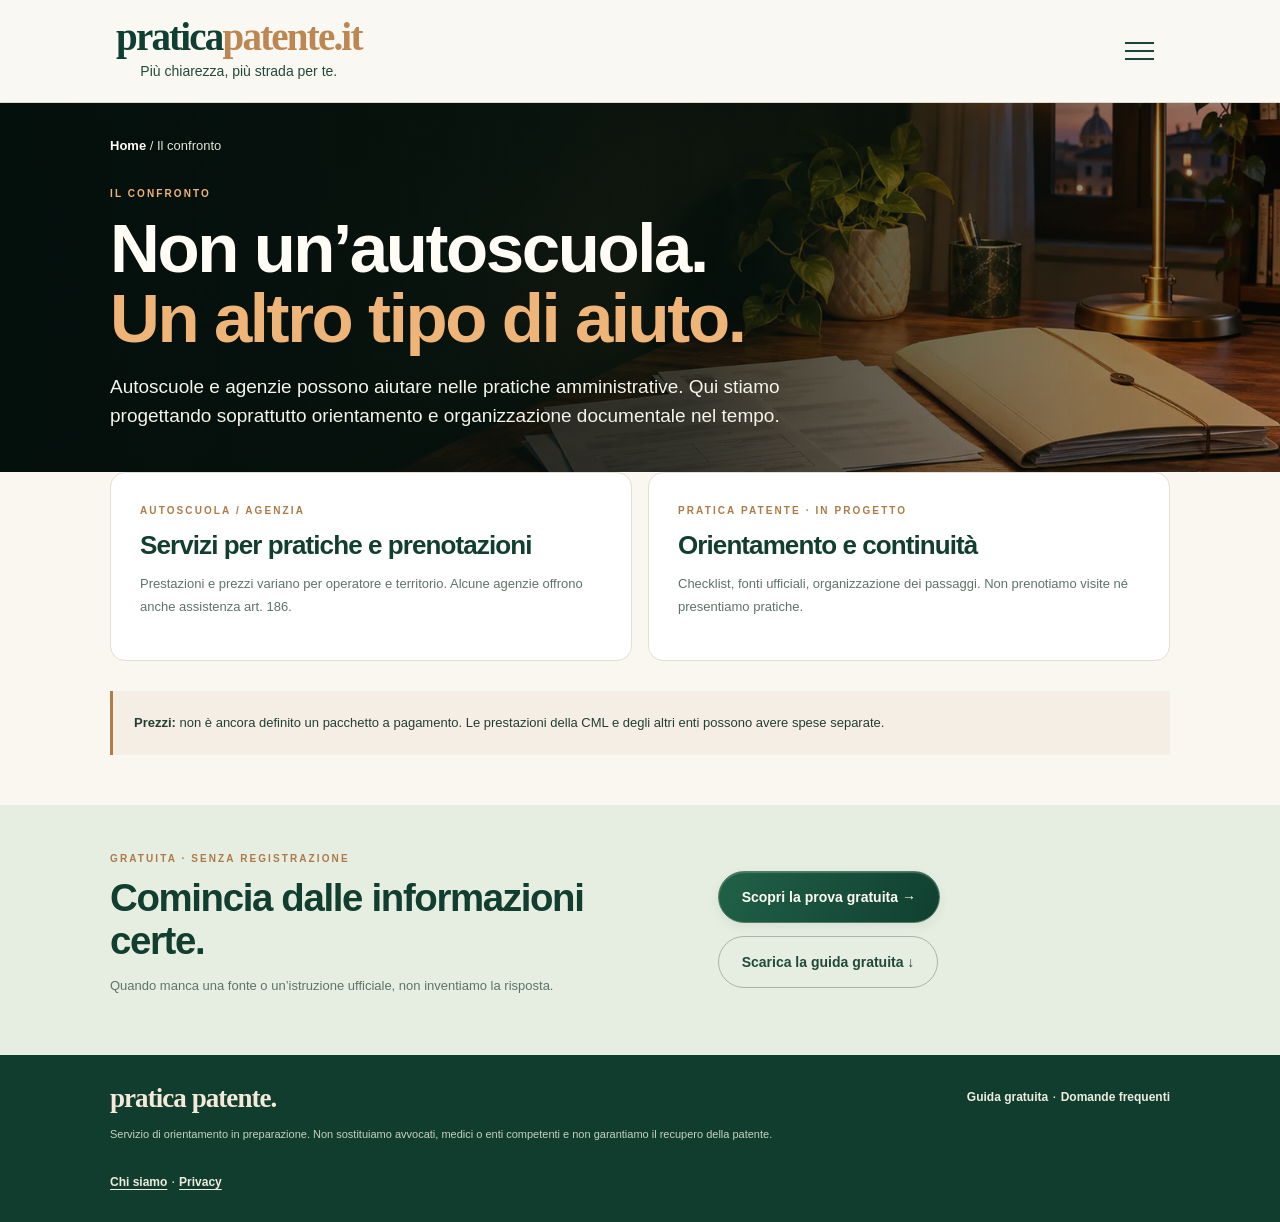
<file: confronto.html>
<!doctype html><html lang="it"><head><meta charset="utf-8"><meta name="viewport" content="width=device-width,initial-scale=1"><meta name="robots" content="noindex,nofollow"><title>Il supporto organizzativo previsto | Pratica Patente</title><link rel="stylesheet" href="/style.css"><meta name="description" content="Scopri il ruolo del supporto organizzativo che stiamo preparando e i limiti rispetto a enti, autoscuole e professionisti."><link rel="canonical" href="https://praticapatente.it/confronto"><meta property="og:title" content="Il supporto organizzativo previsto | Pratica Patente"><meta property="og:description" content="Scopri il ruolo del supporto organizzativo che stiamo preparando e i limiti rispetto a enti, autoscuole e professionisti."><meta property="og:type" content="website"><meta property="og:locale" content="it_IT"></head><body data-page="confronto"><div id="app"></div><script src="/app.js" defer></script></body></html>
</file>
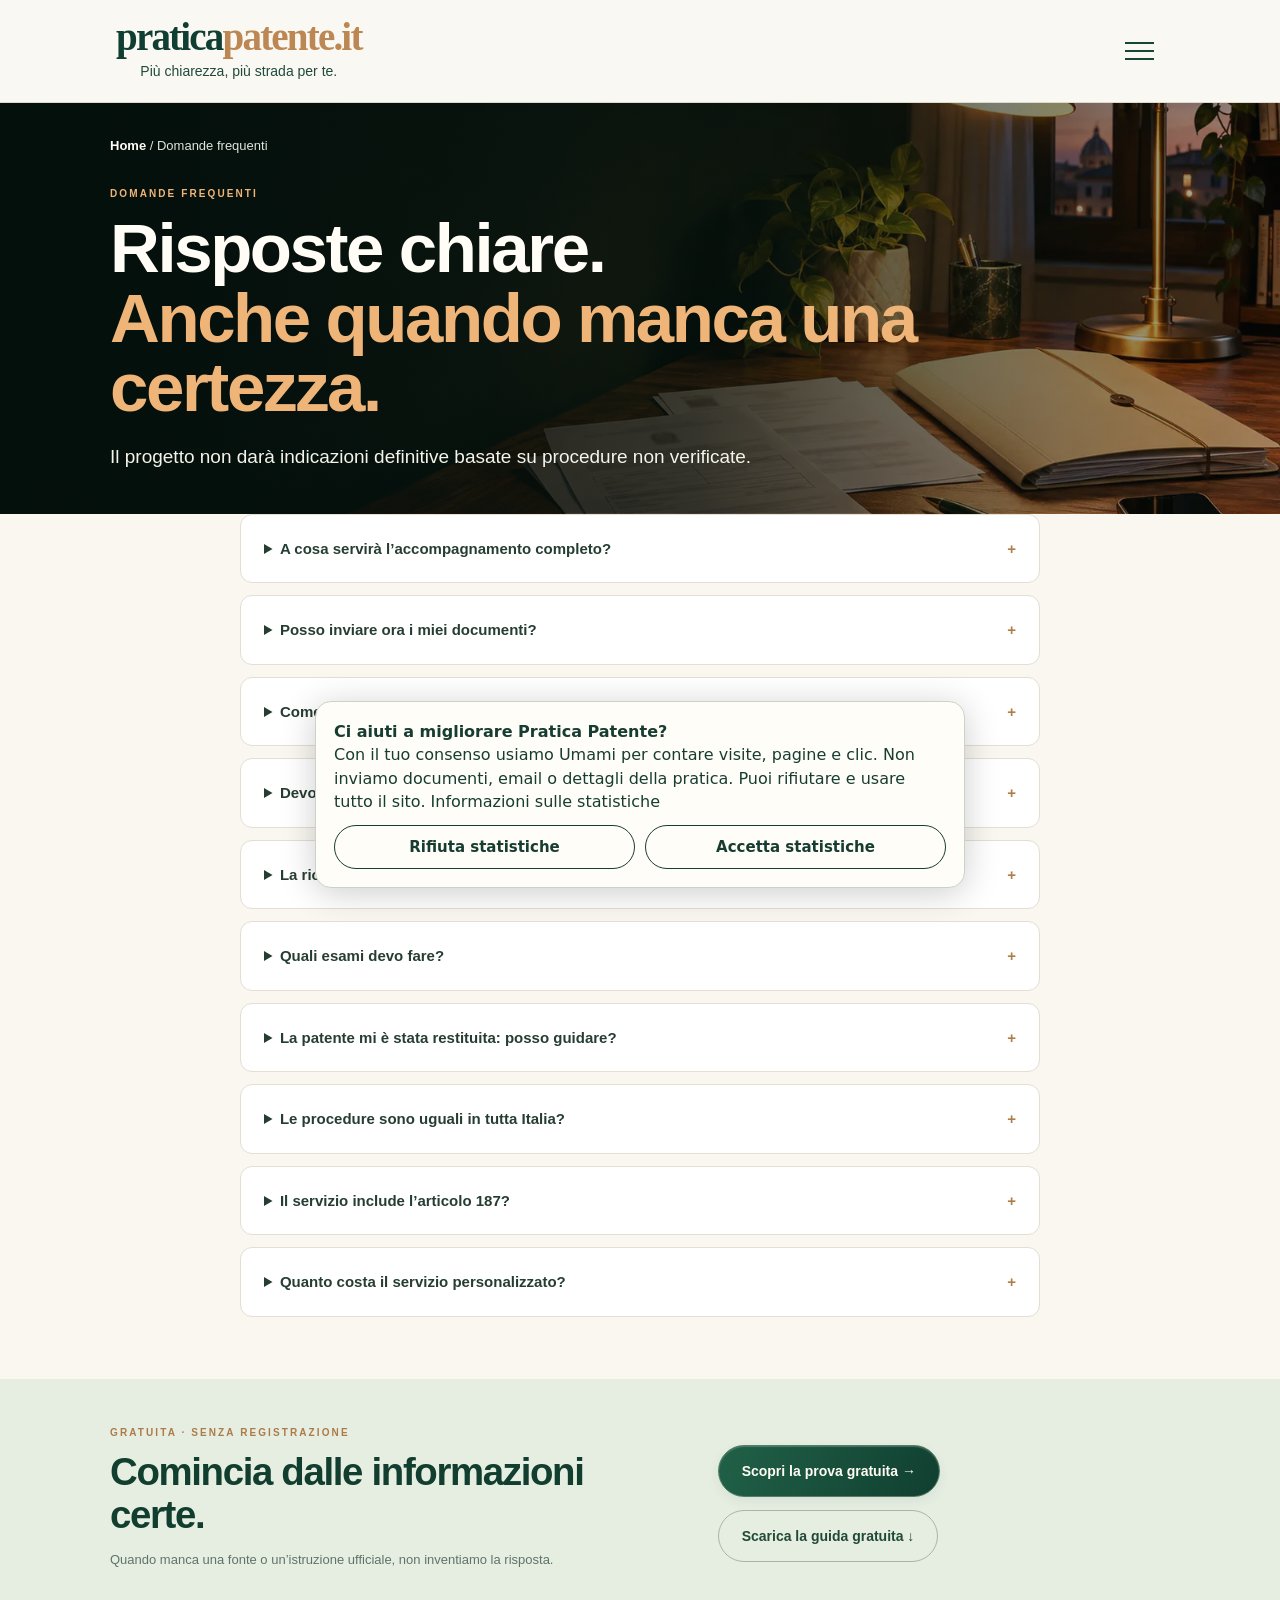
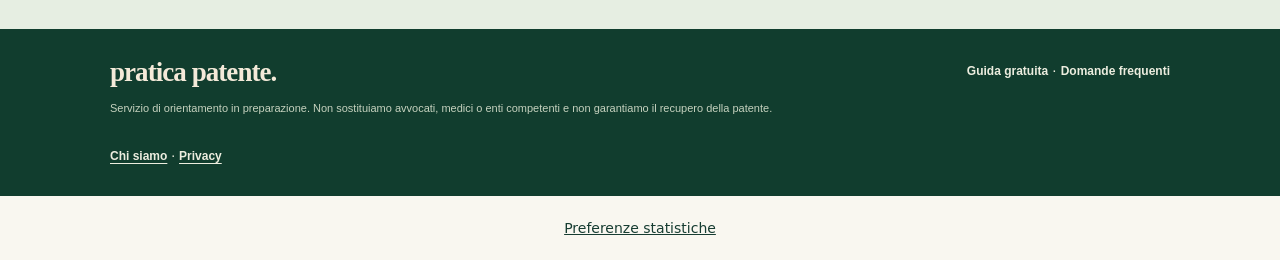
<file: faq.html>
<!doctype html><html lang="it"><head><meta charset="utf-8"><meta name="viewport" content="width=device-width,initial-scale=1"><meta name="robots" content="index,follow"><title>Domande frequenti sul progetto | Pratica Patente</title><link rel="stylesheet" href="/style.css"><meta name="description" content="Risposte su guida, richiesta via email, limiti e prova gratuita in preparazione. Supporto organizzativo indipendente, senza consulenze mediche o legali."><link rel="canonical" href="https://praticapatente.it/faq"><meta property="og:title" content="Domande frequenti sul progetto | Pratica Patente"><meta property="og:description" content="Risposte su guida, richiesta via email, limiti e prova gratuita in preparazione. Supporto organizzativo indipendente, senza consulenze mediche o legali."><meta property="og:type" content="website"><meta property="og:locale" content="it_IT"><script defer src="/statistiche.js"></script></head><body data-page="faq"><div id="app"></div><script src="/app.js" defer></script></body></html>
</file>
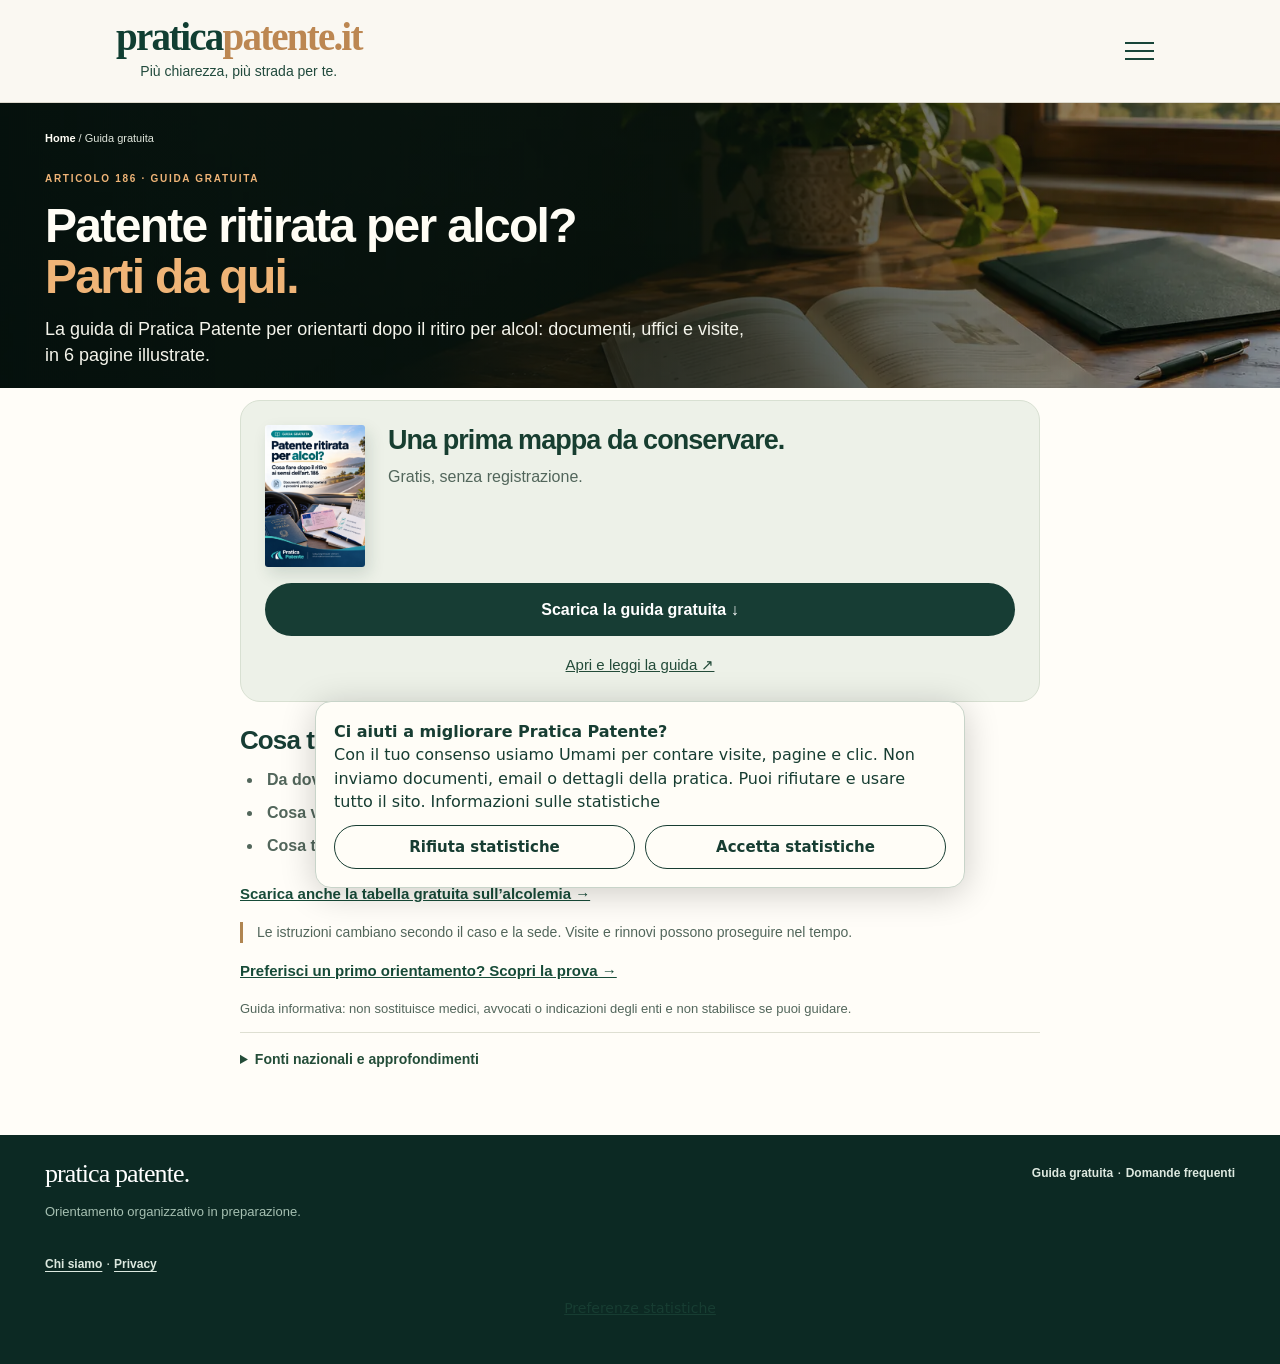
<file: guida.html>
<!doctype html><html lang="it"><head><meta charset="utf-8"><meta name="viewport" content="width=device-width,initial-scale=1"><meta name="robots" content="index,follow"><title>Patente ritirata per alcol: cosa fare | Guida gratuita</title><link rel="stylesheet" href="/style.css"><link rel="stylesheet" href="/compact.css"><link rel="stylesheet" href="/guida-copertina.css"><meta name="description" content="Patente ritirata per alcol: cosa verificare, articolo 186 e Commissione Medica Locale. Guida nazionale e PDF gratuito, senza registrazione."><link rel="canonical" href="https://praticapatente.it/guida"><meta property="og:title" content="Patente ritirata per alcol: cosa fare | Guida gratuita"><meta property="og:description" content="Patente ritirata per alcol: cosa verificare, articolo 186 e Commissione Medica Locale. Guida nazionale e PDF gratuito, senza registrazione."><meta property="og:type" content="website"><meta property="og:locale" content="it_IT"><link rel="stylesheet" href="/pagine-semplici.css"><script defer src="/statistiche.js"></script></head><body data-page="guida"><div id="app"><header class="pp-header"><div class="pp-head-inner"><a href="/" class="pp-logo" aria-label="Pratica Patente — Home"><strong>pratica<span>patente.it</span></strong><small>Più chiarezza, più strada per te.</small></a><details class="pp-menu"><summary aria-label="Apri menu"><span></span><span></span><span></span></summary><nav aria-label="Menu principale"><a href="/">Home</a><a href='/come-funziona'>Come funziona</a><a href='/guida'>Guida gratuita</a><a href="/tabella-alcolemia">Tabella alcolemia gratuita</a><a class='menu-trial' href='/prova-gratuita'>Richiedi la prova gratuita →</a><a href="/chi-siamo">Chi siamo</a><a href="/privacy">Privacy</a></nav></details></div></header><main><section class="subhero instant-hero"><div class="wrap"><div class="breadcrumb"><a href="/">Home</a> / Guida gratuita</div><span class="kicker">ARTICOLO 186 · GUIDA GRATUITA</span><h1>Patente ritirata per alcol?<br><em>Parti da qui.</em></h1><p class="lead">La guida di Pratica Patente per orientarti dopo il ritiro per alcol: documenti, uffici e visite, in 6 pagine illustrate.</p></div></section><section class="section instant-section"><div class="wrap instant-wrap"><div class="instant-download"><img src="/guida-copertina.webp" width="1055" height="1491" alt="Copertina della guida gratuita sull’articolo 186"><div><strong>Una prima mappa da conservare.</strong><p>Gratis, senza registrazione.</p></div><a class="btn" href="/guida-gratuita-art186.pdf" download>Scarica la guida gratuita ↓</a><a class="instant-preview" href="/guida-gratuita-art186.pdf" target="_blank" rel="noopener">Apri e leggi la guida ↗</a></div><div class="instant-topics"><h2>Cosa trovi</h2><ul><li><strong>Da dove partire:</strong> verbali e comunicazioni.</li><li><strong>Cosa verificare:</strong> uffici, Commissione Medica ed esami.</li><li><strong>Cosa tenere d’occhio:</strong> appuntamenti, referti e rinnovi.</li></ul></div><p class="instant-next"><a href="/tabella-alcolemia">Scarica anche la tabella gratuita sull’alcolemia →</a></p><p class="instant-note">Le istruzioni cambiano secondo il caso e la sede. Visite e rinnovi possono proseguire nel tempo.</p><p class="instant-next"><a href="/prova-gratuita">Preferisci un primo orientamento? Scopri la prova →</a></p><p class="micro">Guida informativa: non sostituisce medici, avvocati o indicazioni degli enti e non stabilisce se puoi guidare.</p><details class="compact-details guide-sources"><summary>Fonti nazionali e approfondimenti</summary><a class="result-source" href="https://aci.gov.it/codice-della-strada/art-186/" target="_blank" rel="noopener">ACI - articolo 186 ↗</a><a class="result-source" href="https://aci.gov.it/codice-della-strada/art-186-bis/" target="_blank" rel="noopener">ACI - articolo 186-bis ↗</a><a class="result-source" href="https://mit.gov.it/certificato-medico-dematerializzato-per-patenti-di-guida" target="_blank" rel="noopener">MIT - certificato medico e CML ↗</a><a class="result-source" href="https://tribunale-udine.giustizia.it/it/messa_alla_prova.page" target="_blank" rel="noopener">Tribunale di Udine - messa alla prova ↗</a><a class="result-source" href="https://www.tribunale.pisa.it/carta_servizi.aspx?cfp_id_scheda=3784" target="_blank" rel="noopener">Tribunale di Pisa - conclusione dei lavori di pubblica utilità ↗</a><a class="result-source" href="https://prefettura.interno.gov.it/it" target="_blank" rel="noopener">Portale istituzionale delle Prefetture ↗</a></details></div></section></main><footer class="footer"><div class="wrap foot-inner"><div><h3>pratica patente.</h3><p>Orientamento organizzativo in preparazione.</p></div><div><a href="/guida">Guida gratuita</a> · <a href="/faq">Domande frequenti</a></div></div><div class="wrap trust-links"><a href="/chi-siamo">Chi siamo</a> · <a href="/privacy">Privacy</a></div></footer></div></body></html>
</file>
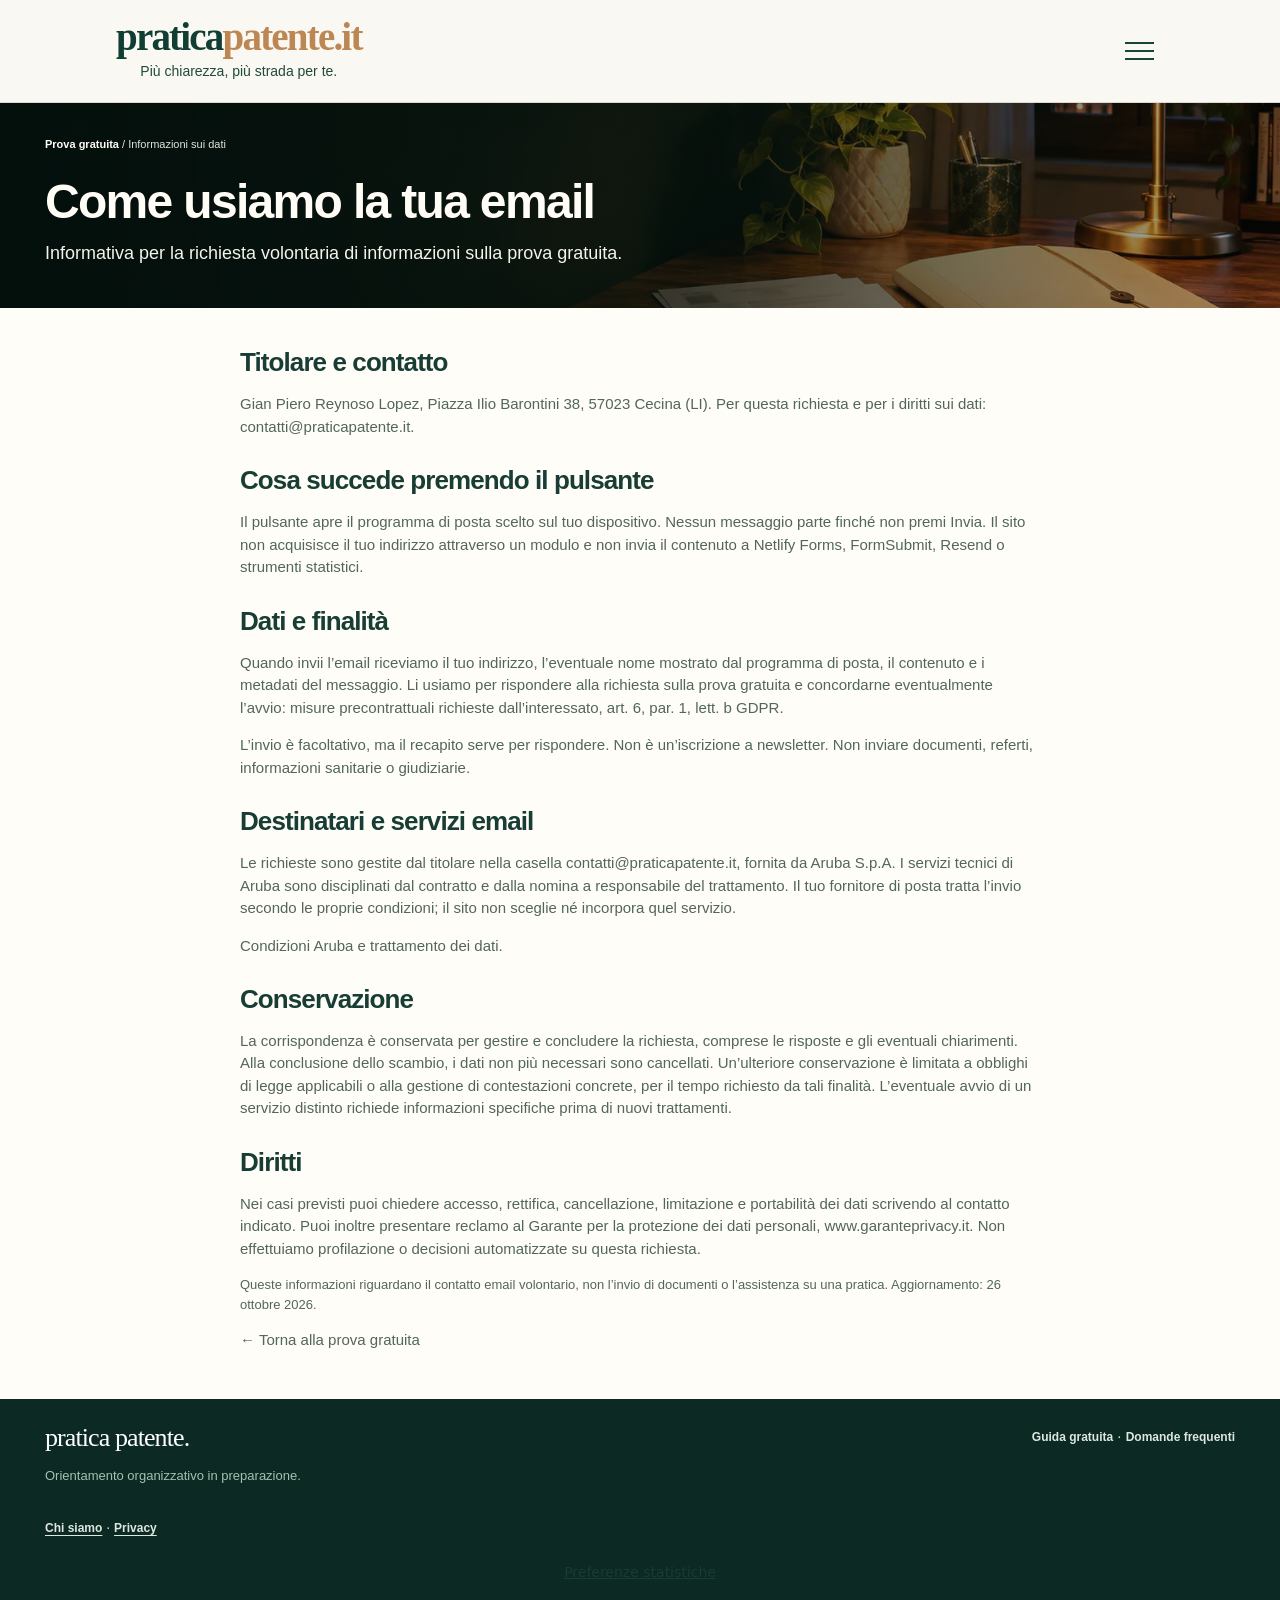
<file: privacy-contatto.html>
<!doctype html><html lang="it"><head><meta charset="utf-8"><meta name="viewport" content="width=device-width,initial-scale=1"><meta name="robots" content="noindex,nofollow"><title>Informativa sul contatto email | Pratica Patente</title><link rel="stylesheet" href="/style.css"><link rel="stylesheet" href="/compact.css"><link rel="stylesheet" href="/pagine-semplici.css"><link rel="canonical" href="https://praticapatente.it/privacy-contatto"><script defer src="/statistiche.js"></script></head><body><header class="pp-header"><div class="pp-head-inner"><a href="/" class="pp-logo" aria-label="Pratica Patente — Home"><strong>pratica<span>patente.it</span></strong><small>Più chiarezza, più strada per te.</small></a><details class="pp-menu"><summary aria-label="Apri menu"><span></span><span></span><span></span></summary><nav aria-label="Menu principale"><a href="/">Home</a><a href='/come-funziona'>Come funziona</a><a href='/guida'>Guida gratuita</a><a href="/tabella-alcolemia">Tabella alcolemia gratuita</a><a class='menu-trial' href='/prova-gratuita'>Scopri la prova gratuita →</a><a href="/chi-siamo">Chi siamo</a><a href="/privacy">Privacy</a></nav></details></div></header><main><section class="subhero instant-hero"><div class="wrap"><div class="breadcrumb"><a href="/prova-gratuita">Prova gratuita</a> / Informazioni sui dati</div><h1>Come usiamo la tua email</h1><p class="lead">Informativa per la richiesta volontaria di informazioni sulla prova gratuita.</p></div></section><section class="section instant-section"><div class="wrap instant-wrap contact-privacy"><h2>Titolare e contatto</h2><p>Gian Piero Reynoso Lopez, Piazza Ilio Barontini 38, 57023 Cecina (LI). Per questa richiesta e per i diritti sui dati: contatti@praticapatente.it.</p><h2>Cosa succede premendo il pulsante</h2><p>Il pulsante apre il programma di posta scelto sul tuo dispositivo. Nessun messaggio parte finché non premi Invia. Il sito non acquisisce il tuo indirizzo attraverso un modulo e non invia il contenuto a Netlify Forms, FormSubmit, Resend o strumenti statistici.</p><h2>Dati e finalità</h2><p>Quando invii l’email riceviamo il tuo indirizzo, l’eventuale nome mostrato dal programma di posta, il contenuto e i metadati del messaggio. Li usiamo per rispondere alla richiesta sulla prova gratuita e concordarne eventualmente l’avvio: misure precontrattuali richieste dall’interessato, art. 6, par. 1, lett. b GDPR.</p><p>L’invio è facoltativo, ma il recapito serve per rispondere. Non è un’iscrizione a newsletter. Non inviare documenti, referti, informazioni sanitarie o giudiziarie.</p><h2>Destinatari e servizi email</h2><p>Le richieste sono gestite dal titolare nella casella contatti@praticapatente.it, fornita da Aruba S.p.A. I servizi tecnici di Aruba sono disciplinati dal contratto e dalla nomina a responsabile del trattamento. Il tuo fornitore di posta tratta l’invio secondo le proprie condizioni; il sito non sceglie né incorpora quel servizio.</p><p><a href="https://hosting.aruba.it/doc/jcr:aad4eea0-8cf6-4fa2-a41a-a08d790fd7a6/lang:it/condizioni-fornitura-servizi-hosting-e-domini-aruba-it.pdf" target="_blank" rel="noopener">Condizioni Aruba e trattamento dei dati</a>.</p><h2>Conservazione</h2><p>La corrispondenza è conservata per gestire e concludere la richiesta, comprese le risposte e gli eventuali chiarimenti. Alla conclusione dello scambio, i dati non più necessari sono cancellati. Un’ulteriore conservazione è limitata a obblighi di legge applicabili o alla gestione di contestazioni concrete, per il tempo richiesto da tali finalità. L’eventuale avvio di un servizio distinto richiede informazioni specifiche prima di nuovi trattamenti.</p><h2>Diritti</h2><p>Nei casi previsti puoi chiedere accesso, rettifica, cancellazione, limitazione e portabilità dei dati scrivendo al contatto indicato. Puoi inoltre presentare reclamo al Garante per la protezione dei dati personali, <a href="https://www.garanteprivacy.it/" target="_blank" rel="noopener">www.garanteprivacy.it</a>. Non effettuiamo profilazione o decisioni automatizzate su questa richiesta.</p><p class="micro">Queste informazioni riguardano il contatto email volontario, non l’invio di documenti o l’assistenza su una pratica. Aggiornamento: 26 ottobre 2026.</p><p><a href="/prova-gratuita">← Torna alla prova gratuita</a></p></div></section></main><footer class="footer"><div class="wrap foot-inner"><div><h3>pratica patente.</h3><p>Orientamento organizzativo in preparazione.</p></div><div><a href="/guida">Guida gratuita</a> · <a href="/faq">Domande frequenti</a></div></div><div class="wrap trust-links"><a href="/chi-siamo">Chi siamo</a> · <a href="/privacy">Privacy</a></div></footer></body></html>
</file>
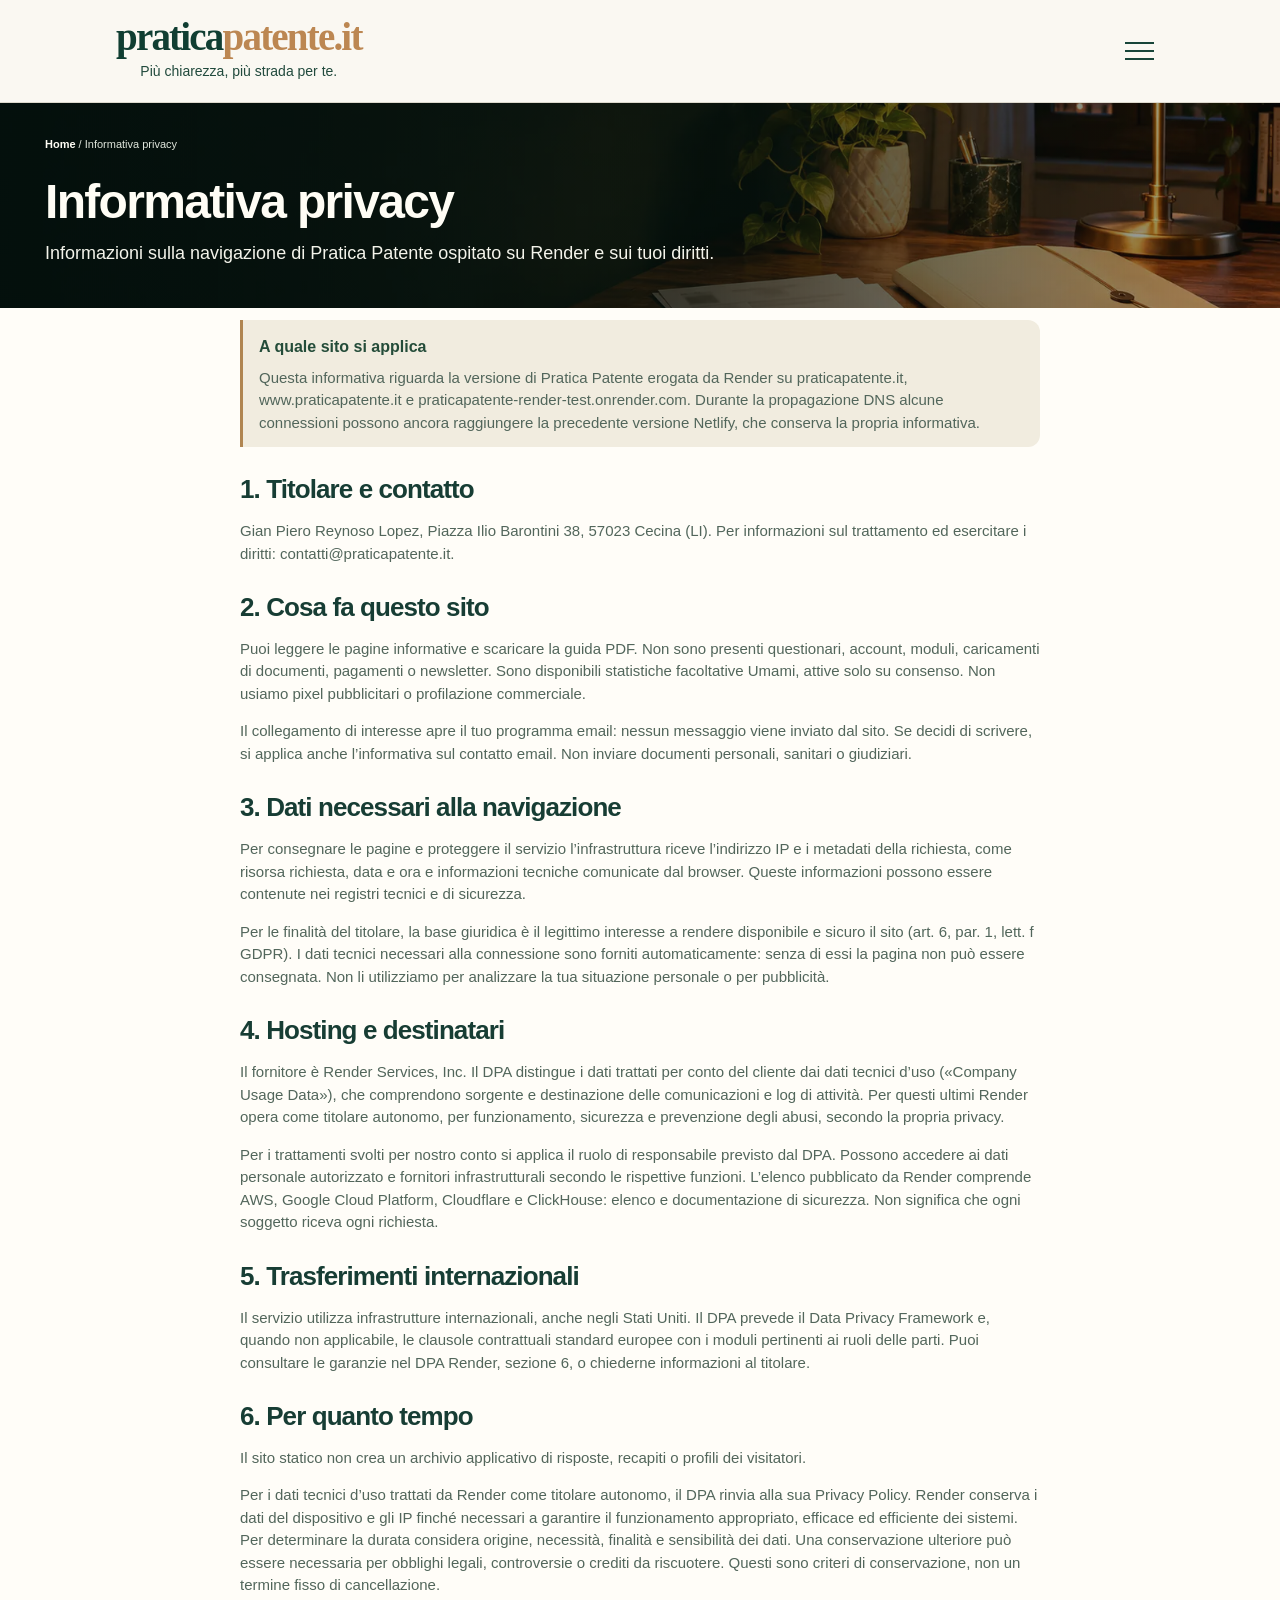
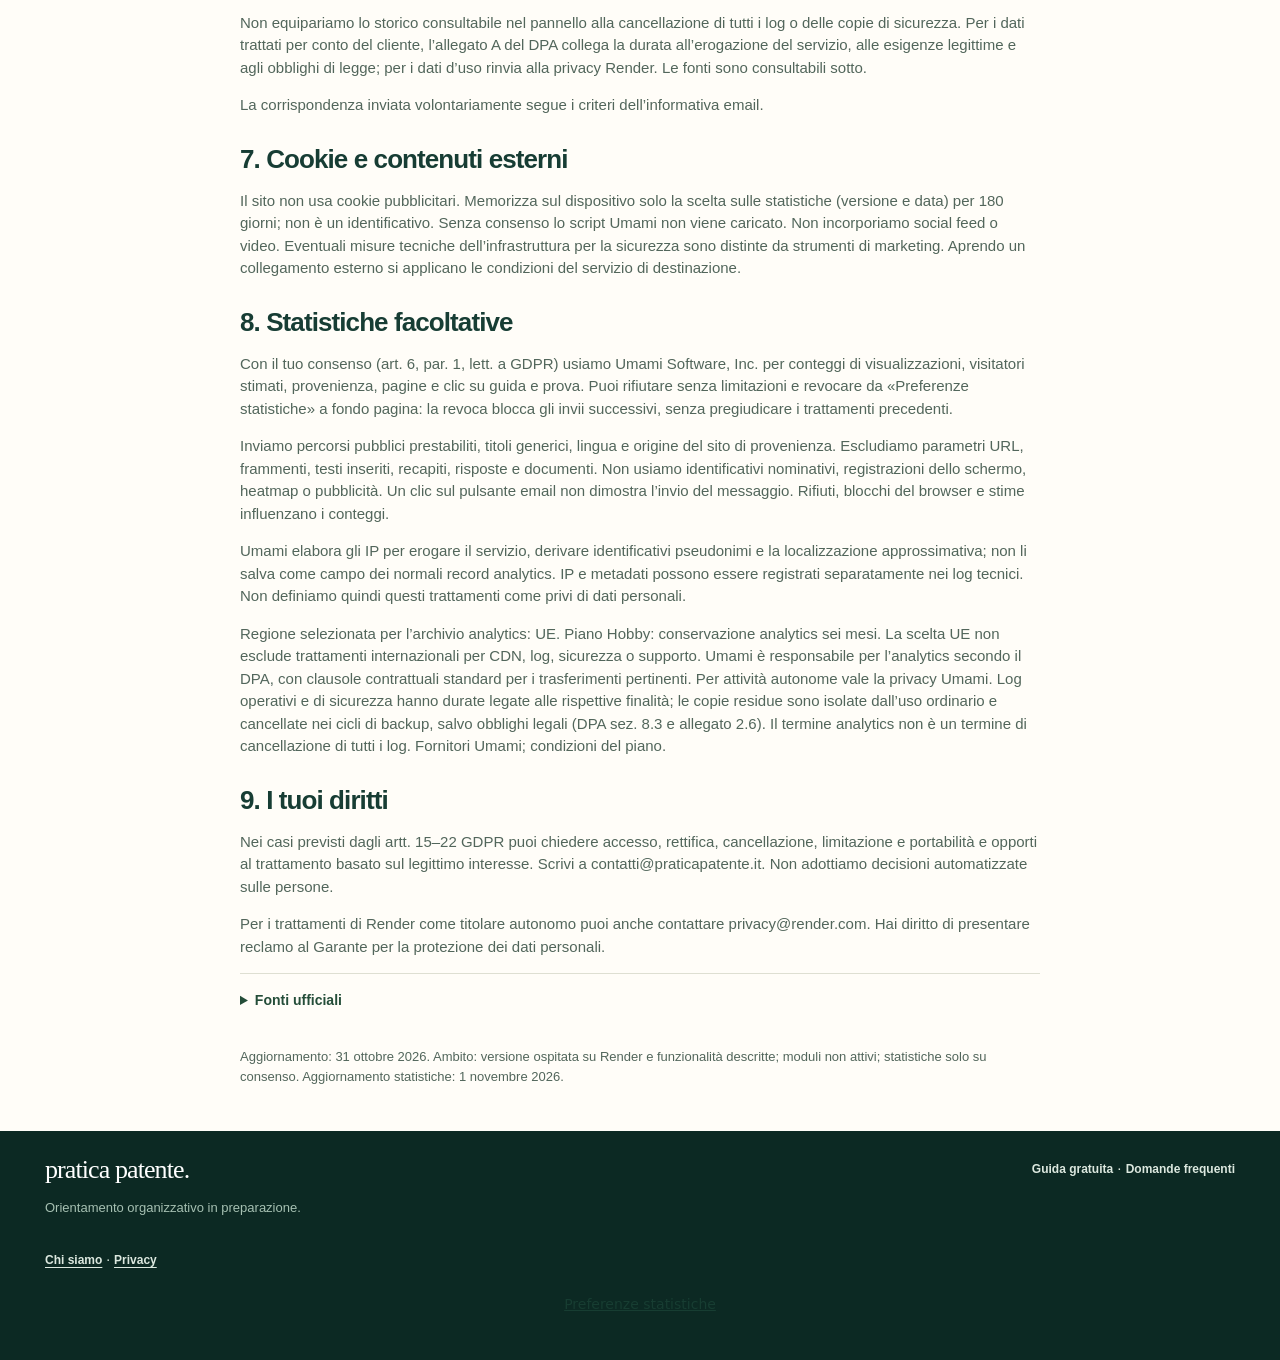
<file: privacy.html>
<!doctype html><html lang="it"><head><meta charset="utf-8"><meta name="viewport" content="width=device-width,initial-scale=1"><meta name="robots" content="noindex,nofollow"><title>Informativa privacy | Pratica Patente</title><meta name="description" content="Informazioni sulla navigazione di Pratica Patente ospitato su Render e sui tuoi diritti."><link rel="canonical" href="https://praticapatente.it/privacy"><link rel="stylesheet" href="/style.css"><link rel="stylesheet" href="/compact.css"><link rel="stylesheet" href="/pagine-semplici.css"><script defer src="/statistiche.js"></script></head><body><header class="pp-header"><div class="pp-head-inner"><a href="/" class="pp-logo" aria-label="Pratica Patente — Home"><strong>pratica<span>patente.it</span></strong><small>Più chiarezza, più strada per te.</small></a><details class="pp-menu"><summary aria-label="Apri menu"><span></span><span></span><span></span></summary><nav aria-label="Menu principale"><a href="/">Home</a><a href='/come-funziona'>Come funziona</a><a href='/guida'>Guida gratuita</a><a href="/tabella-alcolemia">Tabella alcolemia gratuita</a><a class='menu-trial' href='/prova-gratuita'>Scopri la prova gratuita →</a><a href="/chi-siamo">Chi siamo</a><a href="/privacy">Privacy</a></nav></details></div></header><main><section class="subhero instant-hero"><div class="wrap"><div class="breadcrumb"><a href="/">Home</a> / Informativa privacy</div><h1>Informativa privacy</h1><p class="lead">Informazioni sulla navigazione di Pratica Patente ospitato su Render e sui tuoi diritti.</p></div></section><section class="section instant-section"><div class="wrap instant-wrap contact-privacy"><div class="instant-status"><strong>A quale sito si applica</strong><p>Questa informativa riguarda la versione di Pratica Patente erogata da Render su praticapatente.it, www.praticapatente.it e praticapatente-render-test.onrender.com. Durante la propagazione DNS alcune connessioni possono ancora raggiungere la precedente versione Netlify, che conserva la propria informativa.</p></div>
<h2>1. Titolare e contatto</h2><p>Gian Piero Reynoso Lopez, Piazza Ilio Barontini 38, 57023 Cecina (LI). Per informazioni sul trattamento ed esercitare i diritti: <a href="mailto:contatti@praticapatente.it">contatti@praticapatente.it</a>.</p>
<h2>2. Cosa fa questo sito</h2><p>Puoi leggere le pagine informative e scaricare la guida PDF. Non sono presenti questionari, account, moduli, caricamenti di documenti, pagamenti o newsletter. Sono disponibili statistiche facoltative Umami, attive solo su consenso. Non usiamo pixel pubblicitari o profilazione commerciale.</p><p>Il collegamento di interesse apre il tuo programma email: nessun messaggio viene inviato dal sito. Se decidi di scrivere, si applica anche l’<a href="/privacy-contatto">informativa sul contatto email</a>. Non inviare documenti personali, sanitari o giudiziari.</p>
<h2>3. Dati necessari alla navigazione</h2><p>Per consegnare le pagine e proteggere il servizio l’infrastruttura riceve l’indirizzo IP e i metadati della richiesta, come risorsa richiesta, data e ora e informazioni tecniche comunicate dal browser. Queste informazioni possono essere contenute nei registri tecnici e di sicurezza.</p><p>Per le finalità del titolare, la base giuridica è il legittimo interesse a rendere disponibile e sicuro il sito (art. 6, par. 1, lett. f GDPR). I dati tecnici necessari alla connessione sono forniti automaticamente: senza di essi la pagina non può essere consegnata. Non li utilizziamo per analizzare la tua situazione personale o per pubblicità.</p>
<h2>4. Hosting e destinatari</h2><p>Il fornitore è Render Services, Inc. Il DPA distingue i dati trattati per conto del cliente dai dati tecnici d’uso («Company Usage Data»), che comprendono sorgente e destinazione delle comunicazioni e log di attività. Per questi ultimi Render opera come titolare autonomo, per funzionamento, sicurezza e prevenzione degli abusi, secondo la propria privacy.</p><p>Per i trattamenti svolti per nostro conto si applica il ruolo di responsabile previsto dal DPA. Possono accedere ai dati personale autorizzato e fornitori infrastrutturali secondo le rispettive funzioni. L’elenco pubblicato da Render comprende AWS, Google Cloud Platform, Cloudflare e ClickHouse: <a href="https://render.com/security" target="_blank" rel="noopener">elenco e documentazione di sicurezza</a>. Non significa che ogni soggetto riceva ogni richiesta.</p>
<h2>5. Trasferimenti internazionali</h2><p>Il servizio utilizza infrastrutture internazionali, anche negli Stati Uniti. Il DPA prevede il Data Privacy Framework e, quando non applicabile, le clausole contrattuali standard europee con i moduli pertinenti ai ruoli delle parti. Puoi consultare le garanzie nel <a href="https://render.com/dpa" target="_blank" rel="noopener">DPA Render, sezione 6</a>, o chiederne informazioni al titolare.</p>
<h2>6. Per quanto tempo</h2><p>Il sito statico non crea un archivio applicativo di risposte, recapiti o profili dei visitatori.</p><p>Per i dati tecnici d’uso trattati da Render come titolare autonomo, il DPA rinvia alla sua Privacy Policy. Render conserva i dati del dispositivo e gli IP finché necessari a garantire il funzionamento appropriato, efficace ed efficiente dei sistemi. Per determinare la durata considera origine, necessità, finalità e sensibilità dei dati. Una conservazione ulteriore può essere necessaria per obblighi legali, controversie o crediti da riscuotere. Questi sono criteri di conservazione, non un termine fisso di cancellazione.</p><p>Non equipariamo lo storico consultabile nel pannello alla cancellazione di tutti i log o delle copie di sicurezza. Per i dati trattati per conto del cliente, l’allegato A del DPA collega la durata all’erogazione del servizio, alle esigenze legittime e agli obblighi di legge; per i dati d’uso rinvia alla privacy Render. Le fonti sono consultabili sotto.</p><p>La corrispondenza inviata volontariamente segue i criteri dell’<a href="/privacy-contatto">informativa email</a>.</p>
<h2>7. Cookie e contenuti esterni</h2><p>Il sito non usa cookie pubblicitari. Memorizza sul dispositivo solo la scelta sulle statistiche (versione e data) per 180 giorni; non è un identificativo. Senza consenso lo script Umami non viene caricato. Non incorporiamo social feed o video. Eventuali misure tecniche dell’infrastruttura per la sicurezza sono distinte da strumenti di marketing. Aprendo un collegamento esterno si applicano le condizioni del servizio di destinazione.</p>
<h2 id="statistiche">8. Statistiche facoltative</h2>
<p>Con il tuo consenso (art. 6, par. 1, lett. a GDPR) usiamo Umami Software, Inc. per conteggi di visualizzazioni, visitatori stimati, provenienza, pagine e clic su guida e prova. Puoi rifiutare senza limitazioni e revocare da «Preferenze statistiche» a fondo pagina: la revoca blocca gli invii successivi, senza pregiudicare i trattamenti precedenti.</p>
<p>Inviamo percorsi pubblici prestabiliti, titoli generici, lingua e origine del sito di provenienza. Escludiamo parametri URL, frammenti, testi inseriti, recapiti, risposte e documenti. Non usiamo identificativi nominativi, registrazioni dello schermo, heatmap o pubblicità. Un clic sul pulsante email non dimostra l’invio del messaggio. Rifiuti, blocchi del browser e stime influenzano i conteggi.</p>
<p>Umami elabora gli IP per erogare il servizio, derivare identificativi pseudonimi e la localizzazione approssimativa; non li salva come campo dei normali record analytics. IP e metadati possono essere registrati separatamente nei log tecnici. Non definiamo quindi questi trattamenti come privi di dati personali.</p>
<p>Regione selezionata per l’archivio analytics: UE. Piano Hobby: conservazione analytics sei mesi. La scelta UE non esclude trattamenti internazionali per CDN, log, sicurezza o supporto. Umami è responsabile per l’analytics secondo il <a href="https://umami.is/dpa">DPA</a>, con clausole contrattuali standard per i trasferimenti pertinenti. Per attività autonome vale la <a href="https://umami.is/privacy">privacy Umami</a>. Log operativi e di sicurezza hanno durate legate alle rispettive finalità; le copie residue sono isolate dall’uso ordinario e cancellate nei cicli di backup, salvo obblighi legali (DPA sez. 8.3 e allegato 2.6). Il termine analytics non è un termine di cancellazione di tutti i log. <a href="https://umami.is/subprocessors">Fornitori Umami</a>; <a href="https://docs.umami.is/docs/cloud/faq">condizioni del piano</a>.</p><h2>9. I tuoi diritti</h2><p>Nei casi previsti dagli artt. 15–22 GDPR puoi chiedere accesso, rettifica, cancellazione, limitazione e portabilità e opporti al trattamento basato sul legittimo interesse. Scrivi a contatti@praticapatente.it. Non adottiamo decisioni automatizzate sulle persone.</p><p>Per i trattamenti di Render come titolare autonomo puoi anche contattare <a href="mailto:privacy@render.com">privacy@render.com</a>. Hai diritto di presentare reclamo al <a href="https://www.garanteprivacy.it/" target="_blank" rel="noopener">Garante per la protezione dei dati personali</a>.</p>
<details class="compact-details"><summary>Fonti ufficiali</summary><ul><li><a href="https://render.com/dpa" target="_blank" rel="noopener">Render DPA: definizione 1.4, sezioni 4, 6, 9 e allegato A</a></li><li><a href="https://render.com/privacy" target="_blank" rel="noopener">Render Privacy Policy: Data Retention</a></li><li><a href="https://render.com/privacy-update" target="_blank" rel="noopener">Privacy Render con efficacia dal 10 luglio 2026</a></li><li><a href="https://render.com/security" target="_blank" rel="noopener">Render: sicurezza e sub-responsabili</a></li><li><a href="https://www.garanteprivacy.it/home/principi-fondamentali-del-trattamento" target="_blank" rel="noopener">Garante: principi e informativa</a></li></ul></details><p class="micro">Aggiornamento: 31 ottobre 2026. Ambito: versione ospitata su Render e funzionalità descritte; moduli non attivi; statistiche solo su consenso. Aggiornamento statistiche: 1 novembre 2026.</p></div></section></main><footer class="footer"><div class="wrap foot-inner"><div><h3>pratica patente.</h3><p>Orientamento organizzativo in preparazione.</p></div><div><a href="/guida">Guida gratuita</a> · <a href="/faq">Domande frequenti</a></div></div><div class="wrap trust-links"><a href="/chi-siamo">Chi siamo</a> · <a href="/privacy">Privacy</a></div></footer></body></html>
</file>
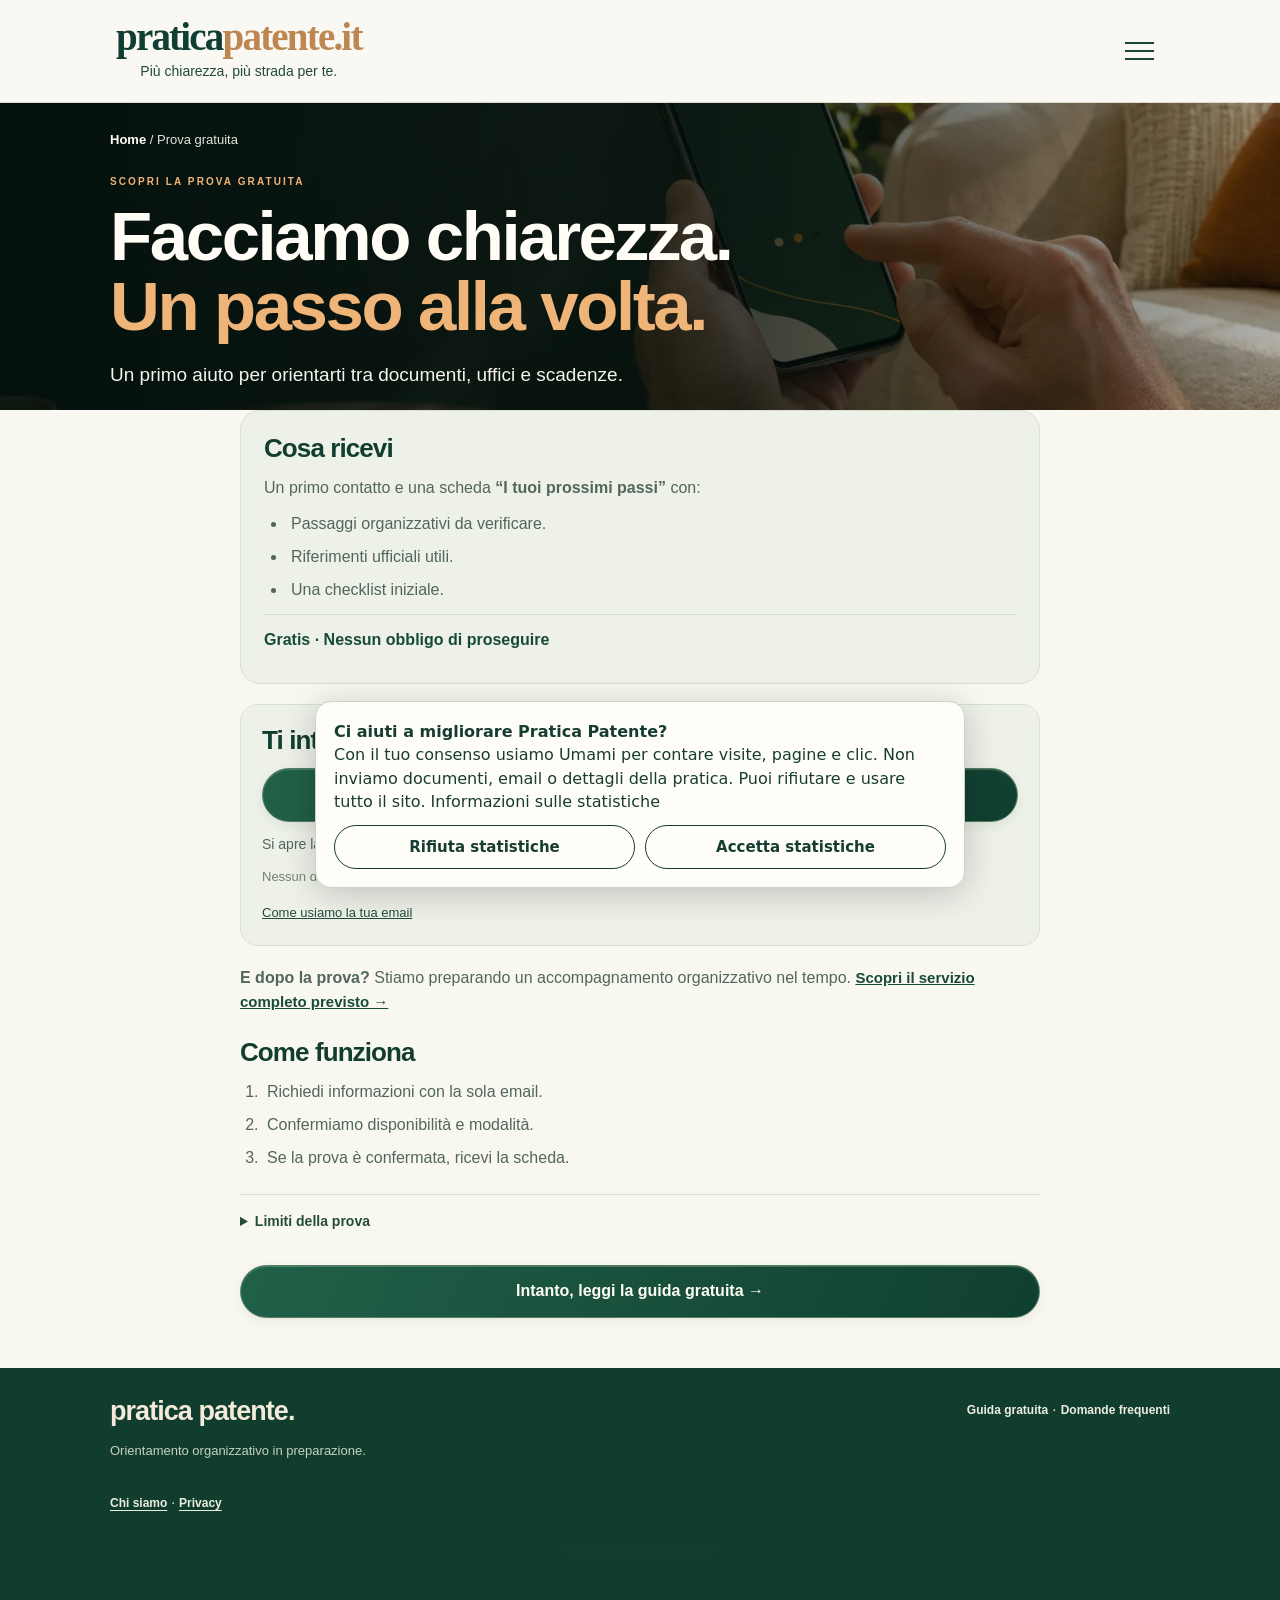
<file: prova-gratuita.html>
<!doctype html><html lang="it"><head><meta charset="utf-8"><meta name="viewport" content="width=device-width,initial-scale=1"><meta name="robots" content="index,follow"><title>Prova gratuita patente ritirata: come funziona | Pratica Patente</title><meta name="description" content="Scopri cosa comprende la prova gratuita: primo contatto, scheda dei prossimi passi e checklist. Richiedi informazioni via email, senza documenti o questionario."><link rel="canonical" href="https://praticapatente.it/prova-gratuita"><link rel="stylesheet" href="/style.css"><link rel="stylesheet" href="/compact.css"><link rel="stylesheet" href="/prova.css"><link rel="stylesheet" href="/pagine-semplici.css"><script defer src="/statistiche.js"></script></head><body data-page="prova" class="pp-internal"><header class="pp-header"><div class="pp-head-inner"><a href="/" class="pp-logo" aria-label="Pratica Patente — Home"><strong>pratica<span>patente.it</span></strong><small>Più chiarezza, più strada per te.</small></a><details class="pp-menu"><summary aria-label="Apri menu"><span></span><span></span><span></span></summary><nav aria-label="Menu principale"><a href="/">Home</a><a href='/come-funziona'>Come funziona</a><a href='/guida'>Guida gratuita</a><a href="/tabella-alcolemia">Tabella alcolemia gratuita</a><a class='menu-trial' href='/prova-gratuita'>Scopri la prova gratuita →</a><a href="/chi-siamo">Chi siamo</a><a href="/privacy">Privacy</a></nav></details></div></header><main><section class="subhero instant-hero"><div class="wrap"><div class="breadcrumb"><a href="/">Home</a> / Prova gratuita</div><span class="kicker">SCOPRI LA PROVA GRATUITA</span><h1>Facciamo chiarezza.<br><em>Un passo alla volta.</em></h1><p class="lead">Un primo aiuto per orientarti tra documenti, uffici e scadenze.</p></div></section><section class="section instant-section"><div class="wrap instant-wrap"><div class="instant-offer"><h2>Cosa ricevi</h2><p>Un primo contatto e una scheda <strong>“I tuoi prossimi passi”</strong> con:</p><ul><li>Passaggi organizzativi da verificare.</li><li>Riferimenti ufficiali utili.</li><li>Una checklist iniziale.</li></ul><p class="instant-free">Gratis · Nessun obbligo di proseguire</p></div><div class="instant-contact" id="richiedi"><h2>Ti interessa la prova?</h2><a class="btn" href="mailto:contatti@praticapatente.it?subject=Pratica%20Patente%20-%20interesse%20per%20la%20prova%20gratuita&amp;body=Ciao%2C%20sono%20interessato%20alla%20prova%20gratuita.">Sono interessato alla prova gratuita →</a><p>Si apre la tua app email con il messaggio già pronto. Premi <strong>Invia</strong> per completare la richiesta.</p><p class="micro">Nessun documento o dettaglio della pratica. L’invio non attiva automaticamente la prova.</p><a class="instant-privacy" href="/privacy-contatto">Come usiamo la tua email</a></div><p class="instant-next"><strong>E dopo la prova?</strong> Stiamo preparando un accompagnamento organizzativo nel tempo. <a href="/come-funziona">Scopri il servizio completo previsto →</a></p><div class="instant-steps"><h2>Come funziona</h2><ol><li>Richiedi informazioni con la sola email.</li><li>Confermiamo disponibilità e modalità.</li><li>Se la prova è confermata, ricevi la scheda.</li></ol></div><details class="compact-details"><summary>Limiti della prova</summary><p>La prova termina con la consegna della scheda. Non include assistenza continuativa, prenotazioni, visite, esami o costi degli enti.</p><p>Non sostituisce avvocati, medici o enti competenti. Nessuna garanzia sulla restituzione della patente o sui tempi.</p></details><a class="btn" href="/guida">Intanto, leggi la guida gratuita →</a></div></section></main><footer class="footer"><div class="wrap foot-inner"><div><h3>pratica patente.</h3><p>Orientamento organizzativo in preparazione.</p></div><div><a href="/guida">Guida gratuita</a> · <a href="/faq">Domande frequenti</a></div></div><div class="wrap trust-links"><a href="/chi-siamo">Chi siamo</a> · <a href="/privacy">Privacy</a></div></footer></body></html>
</file>
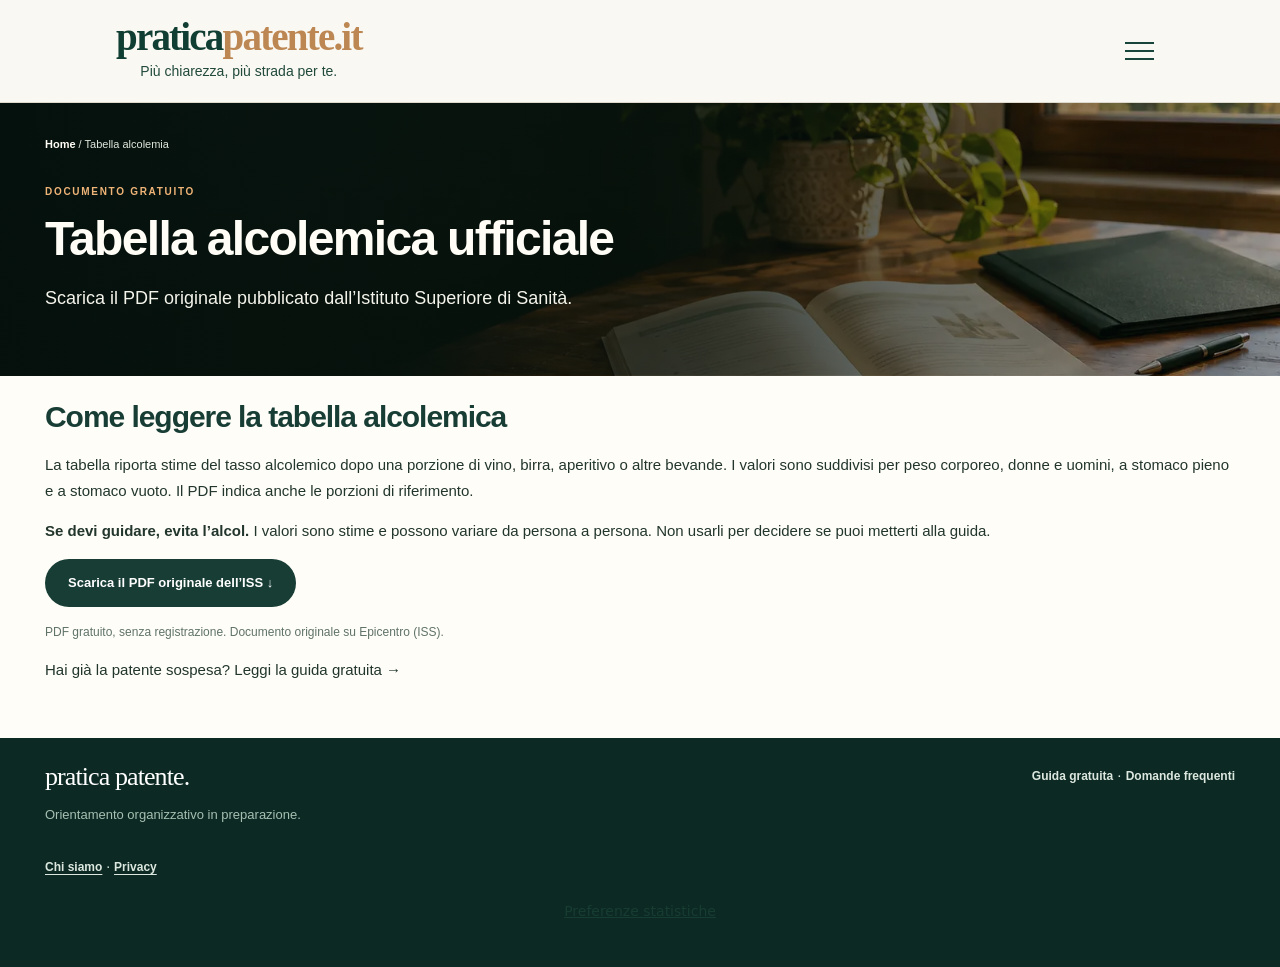
<file: tabella-alcolemia.html>
<!doctype html>
<html lang="it">
<head>
  <meta charset="utf-8">
  <meta name="viewport" content="width=device-width,initial-scale=1">
  <title>Tabella alcolemica ISS in PDF | Pratica Patente</title>
  <meta name="description" content="Scarica il PDF originale dell’ISS con le stime del tasso alcolemico per peso, sesso e bevanda, a stomaco pieno e a stomaco vuoto.">
  <link rel="canonical" href="https://praticapatente.it/tabella-alcolemia">
  <link rel="stylesheet" href="/style.css">
  <link rel="stylesheet" href="/compact.css">
  <link rel="stylesheet" href="/pagine-semplici.css">
  <script defer src="/statistiche.js"></script>
</head>
<body data-page="tabella-alcolemia">
<div id="app">
<header class="pp-header"><div class="pp-head-inner"><a href="/" class="pp-logo" aria-label="Pratica Patente — Home"><strong>pratica<span>patente.it</span></strong><small>Più chiarezza, più strada per te.</small></a><details class="pp-menu"><summary aria-label="Apri menu"><span></span><span></span><span></span></summary><nav aria-label="Menu principale"><a href="/">Home</a><a href='/come-funziona'>Come funziona</a><a href='/guida'>Guida gratuita</a><a href="/tabella-alcolemia">Tabella alcolemia gratuita</a><a class='menu-trial' href='/prova-gratuita'>Richiedi la prova gratuita →</a><a href="/chi-siamo">Chi siamo</a><a href="/privacy">Privacy</a></nav></details></div></header>
<main>
  <section class="subhero">
    <div class="wrap">
      <div class="breadcrumb"><a href="/">Home</a> / Tabella alcolemia</div>
      <span class="kicker">DOCUMENTO GRATUITO</span>
      <h1>Tabella alcolemica ufficiale</h1>
      <p class="lead">Scarica il PDF originale pubblicato dall’Istituto Superiore di Sanità.</p>
    </div>
  </section>
  <section class="section">
    <div class="wrap">
      <h2>Come leggere la tabella alcolemica</h2>
      <p>La tabella riporta stime del tasso alcolemico dopo una porzione di vino, birra, aperitivo o altre bevande. I valori sono suddivisi per peso corporeo, donne e uomini, a stomaco pieno e a stomaco vuoto. Il PDF indica anche le porzioni di riferimento.</p>
      <p><strong>Se devi guidare, evita l’alcol.</strong> I valori sono stime e possono variare da persona a persona. Non usarli per decidere se puoi metterti alla guida.</p>
      <p><a class="btn" href="/tabella-alcolemia-pratica-patente.pdf" download="Tabella_Alcolemica_ISS.pdf">Scarica il PDF originale dell’ISS ↓</a></p>
      <p class="micro">PDF gratuito, senza registrazione. <a href="https://www.epicentro.iss.it/alcol/pdf/tabella_colori.pdf">Documento originale su Epicentro (ISS)</a>.</p>
      <p><a href="/guida">Hai già la patente sospesa? Leggi la guida gratuita →</a></p>
    </div>
  </section>
</main>
<footer class="footer"><div class="wrap foot-inner"><div><h3>pratica patente.</h3><p>Orientamento organizzativo in preparazione.</p></div><div><a href="/guida">Guida gratuita</a> · <a href="/faq">Domande frequenti</a></div></div><div class="wrap trust-links"><a href="/chi-siamo">Chi siamo</a> · <a href="/privacy">Privacy</a></div></footer>
</div>
</body>
</html>
</file>
<file: style.css>
:root{--g:#173d34;--deep:#0e2b25;--cream:#f7f2e9;--paper:#fffdf8;--bronze:#a7794f;--muted:#607369;--line:#e4ded3;--pp-heading:-apple-system,BlinkMacSystemFont,"Segoe UI",sans-serif}
*{box-sizing:border-box}body{margin:0;background:var(--paper);font:15px/1.7 Inter,-apple-system,BlinkMacSystemFont,"Segoe UI",sans-serif;color:#22362d}a{text-decoration:none;color:inherit}button,select{font:inherit}button{cursor:pointer}h1,h2,h3,.serif{font-family:Georgia,"Times New Roman",serif;font-weight:500;color:var(--g);line-height:1.12;letter-spacing:-.035em}h1{font-size:clamp(44px,5.5vw,79px)}h2{font-size:clamp(34px,4vw,54px)}h3{font-size:26px}h1 em,h2 em{color:var(--bronze);font-weight:400}a:focus-visible,button:focus-visible,input:focus-visible,select:focus-visible{outline:3px solid #bf884f;outline-offset:3px}.wrap{width:min(1190px,calc(100% - 54px));margin:auto}.top{background:var(--deep);color:#f0f5ed;text-align:center;padding:7px 12px;font-size:10px;font-weight:800;letter-spacing:.13em}.head{position:sticky;top:0;z-index:20;background:rgba(255,253,248,.97);border-bottom:1px solid var(--line);backdrop-filter:blur(10px)}.head-row{display:flex;align-items:center;justify-content:space-between;gap:15px;min-height:77px}.brand{display:flex;align-items:center;gap:11px}.brand-icon{height:42px;width:42px;border:1px solid var(--g);border-radius:50%;display:grid;place-items:center;font:26px Georgia,serif}.brand strong{display:block;font:25px Georgia,serif;color:var(--g);line-height:1}.brand small{font-size:8px;letter-spacing:.17em;color:var(--muted);font-weight:800}.desktop-nav{display:flex;align-items:center;gap:20px}.desktop-nav a{font-size:12px;font-weight:750}.desktop-nav a:hover,.mobile-nav a:hover{color:#a06d42}.mobile-nav{display:none}.btn{display:inline-flex;align-items:center;justify-content:center;gap:9px;min-height:48px;padding:13px 23px;border-radius:99px;border:0;background:var(--g);color:white;font-size:13px;font-weight:800;cursor:pointer}.btn:hover{background:#2a574a}.btn.outline{background:transparent;color:var(--g);border:1px solid #9cae9b}.btn.cream{background:var(--cream);color:var(--g)}.btn:disabled{opacity:.4;cursor:not-allowed}.micro{font-size:12px;color:var(--muted)}.kicker{display:block;color:var(--bronze);letter-spacing:.17em;font-size:10px;font-weight:900;text-transform:uppercase}.lead{color:#57695d;line-height:1.85;font-size:18px;max-width:640px}.hero{background:var(--cream);border-bottom:1px solid var(--line)}.hero-inner{display:grid;grid-template-columns:1.08fr .92fr;gap:7%;min-height:610px;align-items:center;padding-top:65px;padding-bottom:65px}.hero h1{margin:21px 0}.actions{display:flex;align-items:center;flex-wrap:wrap;gap:13px}.hero .actions{margin:25px 0}.hero-visual{background:radial-gradient(ellipse at center,#dee8da,transparent 70%);position:relative;min-height:480px;display:grid;place-items:center}.mock{background:white;border:1px solid #e2dacd;border-radius:21px;box-shadow:0 30px 70px #153a2f27;padding:34px;transform:rotate(-2deg);width:min(410px,92%)}.mock-top{display:flex;justify-content:space-between;font-weight:900;font-size:10px;color:#587163;letter-spacing:.08em}.mock .chip{background:#e8f1e4;border-radius:22px;padding:5px 9px;font-size:9px}.mock h3{font-size:31px;margin:28px 0 7px}.mock p{color:var(--muted);font-size:13px}.mock-item{margin-top:11px;background:#f5f2ec;padding:15px;border-radius:11px;font-size:13px;font-weight:750}.mock-item:nth-of-type(2){background:#e7efe5}.mock-item:nth-of-type(3){background:#f6ece2}.mock-item b{display:inline-grid;place-items:center;background:var(--g);color:white;height:25px;width:25px;border-radius:50%;margin-right:10px}.float{position:absolute;background:white;box-shadow:0 15px 30px #102a2725;border-radius:13px;padding:13px 18px;font-size:12px;font-weight:850}.float small{display:block;color:var(--muted);font-weight:400}.float.a{right:0;top:20px}.float.b{left:0;bottom:15px}.benefits{border-bottom:1px solid var(--line)}.benefit-inner{display:grid;grid-template-columns:repeat(3,1fr)}.benefit-inner div{padding:23px;text-align:center;font-weight:800;font-size:13px;border-right:1px solid var(--line)}.benefit-inner div:last-child{border:0}.section{padding:86px 0}.section-head{display:flex;justify-content:space-between;align-items:end;gap:35px;margin-bottom:35px}.section-head p{max-width:390px;color:var(--muted);font-size:14px}.section-head h2{margin:12px 0}.cards{display:grid;grid-template-columns:repeat(3,1fr);gap:17px}.card{background:white;border:1px solid var(--line);border-radius:16px;padding:31px}.card .num{font:28px Georgia,serif;color:var(--bronze)}.card h3{margin:20px 0 8px}.card p{font-size:14px;color:var(--muted)}.dark{background:var(--deep);color:white}.dark h2,.dark h3{color:white}.dark p{color:#c8d9ce}.split{display:grid;grid-template-columns:1fr 1fr;gap:8%;align-items:center}.split h2{margin:14px 0}.dark .step{border-bottom:1px solid #ffffff33;padding:16px 0}.step b{font:28px Georgia,serif;color:#c09a74;margin-right:18px}.banner{background:#e6eee2;padding:45px 0}.banner-inner{display:flex;justify-content:space-between;align-items:center;gap:35px}.banner h2{font-size:clamp(30px,3vw,42px);margin:9px 0}.banner p{font-size:13px;color:var(--muted)}.footer{background:#0c2923;color:#dce8df;padding:38px 0}.foot-inner{display:flex;justify-content:space-between;gap:28px}.footer h3{color:white;margin:0}.footer p{color:#a6c0b2;font-size:11px;max-width:670px}.footer a{font-size:12px;font-weight:750}.subhero{background:var(--cream);padding:62px 0;border-bottom:1px solid var(--line)}.subhero h1{font-size:clamp(43px,5vw,65px);margin:15px 0}.breadcrumb{font-size:11px;color:var(--muted);margin-bottom:29px}.breadcrumb a{font-weight:800}.grid2{display:grid;grid-template-columns:repeat(2,1fr);gap:16px}.box{padding:29px;background:white;border:1px solid var(--line);border-radius:15px}.box h3{margin:12px 0}.box p{font-size:13px;color:var(--muted)}.notice{border-left:3px solid var(--bronze);background:#f4eee5;padding:21px;margin-top:30px;font-size:13px}.download{padding:28px;border:1px solid #d4e1d1;background:#e6efe3;border-radius:15px;display:flex;align-items:center;justify-content:space-between;gap:20px;margin-bottom:29px}.download h3{margin:8px 0}.download p{color:var(--muted);font-size:13px}.sources a{display:block;border:1px solid var(--line);padding:22px;background:white;border-radius:13px}.sources a strong{display:block;font-size:17px;color:var(--g);margin:8px 0}.sources a small{font-size:12px;color:var(--muted)}.faq details{background:white;border:1px solid var(--line);padding:0 23px;border-radius:12px;margin-bottom:12px}.faq summary{cursor:pointer;padding:21px 0;font-weight:800}.faq details p{font-size:13px;color:var(--muted);margin:0 0 21px}.quiz-layout{display:grid;grid-template-columns:.65fr 1.35fr;gap:45px;align-items:start}.quiz-aside{padding:27px;background:#e8eee5;border:1px solid #cddbcf;border-radius:17px}.quiz-aside p,.quiz-aside li{font-size:12px;color:#53705d}.quiz-aside ul{padding-left:20px;line-height:2}.quiz-panel{padding:33px;background:white;box-shadow:0 24px 65px #173e3420;border:1px solid var(--line);border-radius:19px;min-height:430px}.quiz-panel h2{font-size:clamp(29px,3vw,40px);margin:22px 0 12px}.progress-caption{display:flex;justify-content:space-between;font-size:10px;font-weight:900;letter-spacing:.1em;color:#7b7b68}.track{height:6px;margin:12px 0 33px;background:#e5eadf;border-radius:9px;overflow:hidden}.fill{background:var(--bronze);height:100%;transition:.25s}.choices{display:grid;gap:10px;margin:25px 0}.choice{display:flex;gap:14px;align-items:center;border:1px solid #dbe0d6;padding:16px;border-radius:11px;background:#fffdf9;cursor:pointer;min-height:58px;font-size:14px;font-weight:700}.choice:has(input:checked){background:#e7f0e4;border-color:#37795d}.choice input{accent-color:var(--g);height:18px;width:18px}.selector{display:block;width:100%;padding:16px;margin:25px 0;border:1px solid #b7c8b9;border-radius:12px;background:white;color:var(--g)}.quiz-controls{display:flex;align-items:center;justify-content:space-between;margin-top:27px;gap:10px}.plain-button{border:0;background:transparent;color:var(--g);font-size:13px;font-weight:850}.result{padding:24px;border-radius:13px;border:1px solid #d8dfd1;background:#f3f5ef;margin:24px 0}.result p,.result li{font-size:13px;line-height:1.9;color:#476051}.result h3{margin:0 0 12px}ul{padding-left:21px}
@media(max-width:1000px){.desktop-nav{display:none}.mobile-nav{display:flex;overflow-x:auto;gap:8px;padding:10px 20px;background:#f4f1e9;border-top:1px solid var(--line)}.mobile-nav a{white-space:nowrap;font-size:12px;padding:7px 12px;background:#fff;border:1px solid var(--line);border-radius:99px}}
@media(max-width:800px){.hero-inner,.split,.quiz-layout{grid-template-columns:1fr}.hero-visual{max-width:520px;width:100%;margin:auto}.cards{grid-template-columns:1fr}.grid2{grid-template-columns:1fr}.section-head{display:block}.banner-inner,.download,.foot-inner{flex-direction:column;align-items:start}.section{padding:65px 0}}
@media(max-width:550px){.wrap{width:calc(100% - 36px)}.head-row{min-height:68px}.brand-icon{height:37px;width:37px;font-size:23px}.brand strong{font-size:20px}.brand small{font-size:7px}.head-row>.btn{padding:10px 12px;min-height:39px;font-size:10px}.top{font-size:8px}.hero-inner{padding:46px 0}.hero h1{font-size:48px}.lead{font-size:15px}.hero .actions .btn,.download .btn{width:100%}.hero-visual{min-height:398px}.mock{padding:24px;width:92%}.mock h3{font-size:25px}.float{font-size:10px;padding:10px;max-width:145px}.float.a{top:7px}.float.b{bottom:5px}.benefit-inner{grid-template-columns:1fr}.benefit-inner div{border-right:0;border-bottom:1px solid var(--line);padding:14px}.quiz-panel{padding:22px 18px}.quiz-aside{padding:22px}.subhero{padding:40px 0}.subhero h1{font-size:43px}}
@media print{.head,.top,.footer,.quiz-controls,.btn,.quiz-aside{display:none!important}.quiz-layout{display:block}.quiz-panel{border:0;box-shadow:none}}

/* P186 — reference visual redesign */
.pp-header{background:#faf8f2;position:relative;z-index:30;border-bottom:1px solid #ddd9cd}
.pp-head-inner{max-width:1100px;margin:auto;padding:18px 26px;display:flex;align-items:center;justify-content:space-between;gap:12px}
.pp-logo strong{display:block;font:bold 39px/.95 Georgia,serif;letter-spacing:-1.8px;color:#103e32}.pp-logo strong span{color:#bc8752}.pp-logo small{display:block;font-size:14px;color:#214a3d;text-align:center;margin-top:5px}
.pp-menu{position:relative}.pp-menu summary{width:44px;height:44px;padding:10px 5px;display:flex;flex-direction:column;justify-content:space-around;cursor:pointer;list-style:none}.pp-menu summary::-webkit-details-marker{display:none}.pp-menu summary span{height:2px;background:#174539;width:29px}.pp-menu nav{position:absolute;right:0;top:54px;background:#faf8f2;min-width:245px;padding:10px;border:1px solid #e1d9ca;box-shadow:0 14px 35px #0003;border-radius:12px}.pp-menu nav a{display:block;padding:13px 14px;border-radius:7px;font-size:15px}.pp-menu nav a:hover{background:#e8eee5}
.pp-home{background:#f7f5ef;color:#16251e}.pp-hero{background-image:linear-gradient(90deg,rgba(3,10,12,.87) 0%,rgba(4,11,14,.55) 48%,rgba(4,11,14,.08) 100%),linear-gradient(0deg,rgba(5,12,13,.9),transparent 40%),url('/roadside.jpg');background-size:cover;background-position:center 52%;color:#faf9f2}
.pp-hero-inner{max-width:1100px;margin:auto;padding:52px 26px 30px}.pp-eyebrow{font-size:12px;font-weight:750;letter-spacing:.24em;color:#ecb579;margin:0 0 13px}.pp-hero h1{font:bold clamp(46px,6.2vw,76px)/.95 Georgia,serif;color:#fffdf5;letter-spacing:-.04em;margin:0 0 20px}.pp-hero h1 em{font-style:normal;font-weight:inherit;color:#efb477}.pp-intro{font:29px/1.1 Georgia,serif;letter-spacing:-.02em;margin:0 0 25px;color:#f7f6f0}.pp-actions{display:grid;gap:12px;max-width:505px}.home-btn{display:flex;align-items:center;gap:15px;min-height:60px;padding:12px 22px;border-radius:99px;border:1px solid #e3e0c9;color:white;font-size:19px;font-weight:600;line-height:1.25;box-shadow:inset 0 1px 1px #ffffff35,0 4px 15px #0002}.home-btn svg{width:26px;height:26px;flex:none}.home-btn svg:last-child{margin-left:auto;width:22px}.home-btn.primary{background:linear-gradient(110deg,#266c51ef,#104b3aef)}.home-btn.secondary{background:#111a1970;max-width:450px}.home-btn:hover{filter:brightness(1.14)}.pp-benefits{display:flex;max-width:680px;gap:20px;margin-top:30px}.pp-benefits>div{display:flex;align-items:center;gap:12px;flex:1;line-height:1.25;font-size:17px}.pp-benefits>div+div{border-left:1px solid #c7baa68a;padding-left:22px}.pp-benefits svg{width:40px;height:40px;flex:none;color:#ebdfb9}
.pp-path{position:relative;border-radius:16px 16px 0 0;background:#f8f6f0;margin-top:-1px}.pp-content{max-width:1100px;margin:auto;padding:30px 26px 12px}.pp-path h2{font:bold 38px/1.08 Georgia,serif;letter-spacing:-.04em;color:#101814;margin:0 0 12px}.pp-explain{font-size:19px;line-height:1.4;color:#525850;margin:0 0 20px}.pp-explain strong{color:#134636}.pp-cards{display:grid;gap:10px}.pp-card{display:grid;grid-template-columns:78px 1fr 42px;align-items:center;gap:20px;background:#fffdf8;border:1px solid #eeebe2;border-radius:16px;padding:17px 20px;box-shadow:0 5px 20px #132d2410}.pp-card-icon{height:74px;width:74px;border-radius:50%;background:#e0e9df;display:grid;place-items:center;color:#164a39}.pp-card-icon svg{width:42px;height:42px}.pp-card:last-child .pp-card-icon{background:#efe1c7}.pp-card h3{font:bold 27px/1.1 Georgia,serif;color:#111b14;margin:0 0 7px;letter-spacing:-.025em}.pp-card p{font-size:17px;line-height:1.3;color:#565e56;margin:0}.pp-card-arrow{height:40px;width:40px;display:grid;place-items:center;border-radius:50%;background:#f6eee2;color:#ad7641}.pp-card-arrow svg{width:25px;height:25px}.pp-card:hover{border-color:#b4cabb;transform:translateY(-1px)}
.pp-final{position:relative;overflow:hidden;display:flex;align-items:center;background:linear-gradient(110deg,#103c2e,#082f25);border:1px solid #365849;border-radius:17px;padding:22px 26px;margin-top:12px;min-height:165px}.pp-final>div{position:relative;z-index:1}.pp-final p{color:#dbab72;letter-spacing:.17em;font-size:12px;margin:0 0 6px}.pp-final h2{color:#faf8ed;font-size:40px;line-height:.98;margin:0}.road-art{position:absolute;right:0;bottom:0;width:55%;height:100%}.pp-status{font-size:12px;line-height:1.5;color:#526356;text-align:center;margin:18px auto 8px;max-width:650px}.pp-footer{padding:20px 26px;background:#f8f6f0;border-top:1px solid #e4dfd2;text-align:center;color:#647166;font-size:11px}.pp-footer p{max-width:700px;margin:5px auto}.pp-footer a{text-decoration:underline}
@media(min-width:800px){.pp-cards{grid-template-columns:repeat(3,1fr)}.pp-card{grid-template-columns:1fr;align-content:start;gap:15px}.pp-card-arrow{justify-self:end}.pp-hero{background-size:cover,cover,100% auto;background-position:center,center,right 48%}.pp-hero-inner{padding-top:65px;padding-bottom:38px}.pp-path h2{font-size:42px}.pp-final h2{font-size:46px}}
@media(max-width:550px){.pp-head-inner{padding:15px 18px}.pp-logo strong{font-size:30px;letter-spacing:-1.5px}.pp-logo small{font-size:11px;margin-top:4px}.pp-menu summary{width:34px;height:38px}.pp-hero-inner{padding:25px 20px 22px}.pp-hero{background-position:61% center}.pp-eyebrow{font-size:9px;margin-bottom:12px;letter-spacing:.23em}.pp-hero h1{font-size:clamp(39px,11vw,58px);margin-bottom:16px}.pp-intro{font-size:clamp(21px,5.4vw,29px);margin-bottom:18px}.home-btn{font-size:15px;gap:10px;min-height:49px;padding:10px 15px}.home-btn svg{width:23px;height:23px}.home-btn svg:last-child{width:18px}.home-btn.secondary{max-width:92%}.pp-actions{gap:10px}.pp-benefits{gap:10px;margin-top:23px}.pp-benefits>div{font-size:11px;gap:7px}.pp-benefits>div+div{padding-left:10px}.pp-benefits svg{width:28px;height:28px}.pp-content{padding:23px 15px 10px}.pp-path h2{font-size:clamp(25px,6.4vw,34px);margin-bottom:10px}.pp-explain{font-size:14px;margin-bottom:15px}.pp-card{grid-template-columns:50px 1fr 29px;gap:12px;padding:13px 12px;border-radius:13px}.pp-card-icon{width:50px;height:50px}.pp-card-icon svg{width:31px;height:31px}.pp-card h3{font-size:20px;margin-bottom:5px}.pp-card p{font-size:13px}.pp-card-arrow{width:29px;height:29px}.pp-card-arrow svg{width:20px;height:20px}.pp-final{padding:16px 15px;min-height:118px}.pp-final p{font-size:8px;letter-spacing:.13em}.pp-final h2{font-size:29px}.road-art{width:58%;opacity:.8}}
@media(prefers-reduced-motion:reduce){*{scroll-behavior:auto!important;transition:none!important}}


/* Internal pages — homepage typography and palette */
.pp-internal{--g:#123e30;--bronze:#af7d48;--paper:#f9f7f0;background:var(--paper);color:#263e32}
.pp-internal .wrap{max-width:1060px;width:calc(100% - 44px)}
.pp-internal .subhero{background:radial-gradient(ellipse at 80% 40%,#edead938,transparent 65%),#f9f7f0;padding:22px 0 30px;border:0}
.pp-internal .breadcrumb{margin-bottom:28px;color:#738076;font-size:13px}.pp-internal .breadcrumb a{color:#174334;font-weight:650}
.pp-internal .kicker{color:#ac7b48;letter-spacing:.21em;font-weight:750;font-size:10px}
.pp-internal .subhero h1{font:bold clamp(43px,5.7vw,69px)/1.01 Georgia,serif;letter-spacing:-.045em;margin:12px 0 20px;color:#103d30}
.pp-internal .subhero h1 em{font-weight:400;font-style:italic;color:#ac7c49}
.pp-internal .subhero .lead{max-width:710px;color:#69766b;font-size:19px;line-height:1.5;margin:0}
.pp-internal .section{padding:0 0 50px}
.pp-internal .quiz-layout{gap:22px;grid-template-columns:.8fr 1.2fr}
.pp-internal .quiz-aside{background:linear-gradient(135deg,#e6ede1,#eff0e7);border:1px solid #d3dece;padding:28px;border-radius:19px}
.pp-internal .quiz-aside h3{font:bold 32px/1.06 Georgia,serif;letter-spacing:-.03em;margin:13px 0 16px}.pp-internal .quiz-aside h3 em{font-style:italic;font-weight:400;color:#9b754a}
.pp-internal .quiz-aside p{font-size:14px;line-height:1.5;margin-bottom:22px}
.intro-benefits{display:grid;gap:20px}.intro-benefits>div{display:flex;gap:14px;align-items:center}.intro-benefits svg{flex:none;width:43px;height:43px;padding:8px;color:#194b37;background:#d8e3d3;border-radius:50%}.intro-benefits strong{display:block;font-size:14px;color:#173d2e}.intro-benefits small{display:block;color:#697b6b;font-size:12px;line-height:1.45;margin-top:3px}
.pp-internal .quiz-panel{background:#fffdf8;border:1px solid #ece7db;border-radius:20px;box-shadow:0 10px 35px #2445360c;padding:29px}
.pp-internal .quiz-panel h2{font:bold 32px/1.09 Georgia,serif;letter-spacing:-.03em;color:#123e30;margin-top:23px}.pp-internal .progress-caption{color:#9b7749;font-size:9px;letter-spacing:.14em;gap:10px}
.pp-internal .track{background:#e5e5db;height:6px;margin:13px 0 22px}.pp-internal .fill{background:linear-gradient(90deg,#123e30,#508164);border-radius:9px}
.pp-internal .choice{padding:16px;min-height:60px;background:#fffdf8;border:1px solid #dcded2;border-radius:14px;font-size:15px;font-weight:500;gap:13px}
.pp-internal .choice:has(input:checked){background:#e7eee2;border-color:#2b664b;box-shadow:0 0 0 1px #2b664b}.pp-internal .choice input{width:21px;height:21px;flex:none}
.pp-internal .micro{color:#748071;font-size:12px}
.pp-internal .btn{background:linear-gradient(115deg,#216148,#103f30);color:#fffdf4;border:1px solid #537e61;border-radius:99px;padding:15px 23px;font-size:14px;font-weight:650;min-height:52px;box-shadow:inset 0 1px 1px #ffffff35,0 4px 12px #163c2912;line-height:1.3}
.pp-internal .btn:disabled{opacity:.45;cursor:not-allowed}
.pp-internal .btn.outline{background:transparent;color:#214a36;border-color:#a9b6a2;box-shadow:none}
.pp-internal .quiz-controls{gap:16px;flex-wrap:wrap}.pp-internal .quiz-controls>.btn{flex:1;max-width:300px}.pp-internal .plain-button{font-size:13px;text-decoration:underline;text-underline-offset:3px}
.pp-internal .selector{font-size:16px;background:#fffdf8}.pp-internal .result{background:#f1f3e9}
.pp-internal .footer{background:#113d2e;color:#eceddf;padding:28px 0}.pp-internal .footer h3{color:#f4ead9;font:bold 27px Georgia,serif}.pp-internal .footer p{color:#c6d2bf}
.guide-resource{display:grid;grid-template-columns:1.2fr .8fr;align-items:center;gap:25px;background:linear-gradient(120deg,#eef1e8,#f4f3e9);border:1px solid #dce1d3;border-radius:21px;padding:30px}
.guide-resource-copy h2{font:bold 35px/1.07 Georgia,serif;letter-spacing:-.035em;margin:12px 0 14px}.guide-resource-copy>p{color:#697467;font-size:16px;line-height:1.5}.guide-resource .resource-meta{font-size:12px;color:#52705b}
.resource-icon{float:left;margin-right:14px;background:#dce6d5;border-radius:50%;width:51px;height:51px;display:grid;place-items:center;color:#194f38}.resource-icon svg{width:31px;height:31px}
.guide-resource .btn{display:block;text-align:center;margin-top:20px;clear:both}
.guide-preview{display:flex;justify-content:space-between;align-items:center;border:1px solid #9faa95;border-radius:99px;padding:12px 22px;margin-top:10px;color:#234634;font-size:14px;font-weight:600}
.guide-cover{position:relative;justify-self:center;overflow:hidden;width:min(235px,100%);aspect-ratio:.68;background:#faf5e8;padding:25px 18px 0;transform:rotate(6deg);box-shadow:9px 13px 23px #19372626,7px 0 0 #fdfaf2;border:1px solid #e5e1d5}
.guide-cover>small{font:bold 15px Georgia,serif;letter-spacing:-.7px}.guide-cover small span{color:#aa7c4e}.guide-cover i{display:block;width:22px;height:1px;background:#3f6650;margin:20px 0 12px}.guide-cover strong{font:bold 24px/1.1 Georgia,serif;letter-spacing:-.6px}.guide-cover p{font:14px/1.3 Georgia,serif}.guide-cover svg{position:absolute;bottom:0;left:0;width:100%;height:auto}
.guide-contents{margin-top:37px}.guide-contents h2,.guide-sources h2{font:bold 32px/1.1 Georgia,serif;letter-spacing:-.03em;margin:8px 0 20px}.guide-grid{display:grid;grid-template-columns:1fr 1fr;gap:12px}
.guide-feature{display:flex;align-items:start;gap:13px;padding:22px 18px;background:#fffdf8;border:1px solid #eae7dc;border-radius:15px;box-shadow:0 4px 15px #253c2805}.feature-icon{flex:none;display:grid;place-items:center;width:44px;height:44px;border-radius:50%;background:#e2e9db;color:#1a4b36}.feature-icon svg{width:27px;height:27px}.guide-feature h3{font:bold 23px/1.08 Georgia,serif;letter-spacing:-.025em;margin:0 0 8px}.guide-feature p{font-size:14px;color:#728071;line-height:1.45;margin:0}
.guide-note{display:flex;align-items:center;gap:13px;background:#e9ede1;border:1px solid #dfe3d7;border-radius:14px;padding:16px 18px;margin-top:25px;color:#546653}.guide-note svg{width:26px;height:26px;flex:none}.guide-note p{font-size:12px;line-height:1.5;margin:0}
.guide-sources{margin-top:30px}.pp-internal .sources a{border-radius:12px;background:#fffdf8;padding:17px;border-color:#e5e3d7}.pp-internal .sources .kicker{font-size:8px}.pp-internal .sources a strong{font-size:15px}
@media(max-width:800px){.pp-internal .quiz-layout{grid-template-columns:1fr}.pp-internal .quiz-aside{padding:24px}.pp-internal .quiz-panel{padding:25px}.pp-internal .subhero{padding-bottom:25px}}
@media(max-width:550px){.pp-internal .wrap{width:calc(100% - 36px)}.pp-internal .subhero{padding-top:18px}.pp-internal .breadcrumb{font-size:12px;margin-bottom:23px}.pp-internal .subhero h1{font-size:clamp(38px,10.8vw,55px);margin:12px 0 17px}.pp-internal .subhero .lead{font-size:16px;line-height:1.45}.pp-internal .quiz-aside h3{font-size:29px}.pp-internal .quiz-panel h2{font-size:28px}.pp-internal .quiz-panel{padding:23px 18px}.pp-internal .quiz-controls>.btn{max-width:none}.pp-internal .choice{min-height:61px;font-size:14px;padding:14px}.guide-resource{padding:20px 17px;gap:20px;grid-template-columns:1fr}.guide-resource-copy h2{font-size:29px}.guide-resource-copy>p{font-size:15px}.guide-cover{width:153px;aspect-ratio:.72;justify-self:center;margin:6px 0 12px;padding:17px 12px 0;transform:rotate(5deg)}.guide-cover strong{font-size:18px}.guide-cover>small{font-size:11px}.guide-cover p{font-size:11px}.guide-cover i{margin:13px 0 10px}.guide-grid{gap:10px}.guide-feature{display:block;padding:16px 13px}.guide-feature .feature-icon{margin-bottom:12px;width:39px;height:39px}.guide-feature h3{font-size:21px}.guide-feature p{font-size:13px}.guide-contents h2,.guide-sources h2{font-size:30px}.pp-internal .sources{grid-template-columns:1fr}.guide-note{padding:14px}.guide-contents{margin-top:29px}}
@media(max-width:350px){.guide-grid{grid-template-columns:1fr}.pp-internal .quiz-controls>.btn{width:100%;flex:auto}}

/* Questionnaire: immediate, centered mobile flow */
body[data-page="questionario"] .quiz-heading{padding:14px 0 16px}
body[data-page="questionario"] .quiz-heading .wrap{max-width:620px}
body[data-page="questionario"] .quiz-heading .breadcrumb{margin:0 0 14px;font-size:11px}
body[data-page="questionario"] .quiz-heading h1{font:bold 40px/1.05 Georgia,serif;letter-spacing:-.04em;margin:0 0 7px;color:#123e30}
body[data-page="questionario"] .quiz-heading h1 em{font-weight:400;color:#ac7c49}
body[data-page="questionario"] .quiz-heading p{color:#6a766b;font-size:14px;line-height:1.4;margin:0}
body[data-page="questionario"] .quiz-layout{display:block;max-width:620px}
body[data-page="questionario"] .quiz-panel{min-height:0;padding:23px 24px}
body[data-page="questionario"] .quiz-panel h2{font-size:29px;line-height:1.1;margin:17px 0 9px}
body[data-page="questionario"] .track{margin:10px 0 16px;height:5px}
body[data-page="questionario"] .choices{gap:8px;margin:17px 0}
body[data-page="questionario"] .choice{min-height:48px;padding:11px 13px;font-size:14px}
body[data-page="questionario"] .quiz-controls{margin-top:17px}
body[data-page="questionario"] .quiz-controls .btn{min-height:47px;padding:12px 20px}
.quiz-reassurance{margin:16px 18px 5px;text-align:center;color:#42634e;font-size:11px;line-height:1.5}
.quiz-disclaimer{margin:0 20px;text-align:center;color:#748070;font-size:10px;line-height:1.5}
body[data-page="questionario"] .quiz-focus{padding-bottom:26px}
@media(max-width:550px){
body[data-page="questionario"] .pp-head-inner{padding:12px 18px}
body[data-page="questionario"] .pp-logo strong{font-size:28px}
body[data-page="questionario"] .pp-logo small{font-size:10px}
body[data-page="questionario"] .quiz-heading{padding:12px 0 14px}
body[data-page="questionario"] .quiz-heading .breadcrumb{margin-bottom:11px}
body[data-page="questionario"] .quiz-heading h1{font-size:34px}
body[data-page="questionario"] .quiz-heading p{font-size:13px}
body[data-page="questionario"] .quiz-panel{padding:20px 17px}
body[data-page="questionario"] .quiz-panel h2{font-size:27px}
body[data-page="questionario"] .progress-caption{font-size:8px;letter-spacing:.1em}
body[data-page="questionario"] .quiz-panel>.micro{margin:8px 0;font-size:11px}
body[data-page="questionario"] .choice{min-height:47px}
body[data-page="questionario"] .footer h3{display:none}
}
/* Guidance content and continuity */
.support-card{margin:25px 0;padding:26px;border-radius:18px;background:linear-gradient(120deg,#e3ecdf,#f0f0e4);border:1px solid #cddac6}.support-card h2,.support-card h3{font:bold 30px/1.1 Georgia,serif;letter-spacing:-.03em;margin:12px 0;color:#123f30}.support-card em{font-weight:400;color:#a77b4b}.support-card p{font-size:15px;line-height:1.65;color:#536651}.support-card .btn{margin-top:10px}.result-source{display:block;padding:12px 14px;margin:8px 0;border:1px solid #dce2d4;border-radius:10px;background:#fffdf7;font-size:13px;color:#244d38;text-decoration:underline;text-underline-offset:3px}.answer-summary{padding:16px 0;margin:15px 0;font-size:13px;color:#5d715e}.answer-summary summary,.guide-feature summary{cursor:pointer;font-weight:600}.answer-summary li{margin:8px 0}.guide-feature details{margin-top:13px;font-size:13px;line-height:1.6;color:#516651}.guide-feature li{margin:8px 0}.guide-feature details summary{color:#8b663f}.guide-section .guide-cover{background:linear-gradient(165deg,#fcf7e9 65%,#c0cfb6 66%,#8daa91 85%,#496b51);min-height:210px}.guide-section .guide-cover strong{font-size:26px}
@media(max-width:550px){.support-card{padding:20px 17px}.support-card h2,.support-card h3{font-size:27px}.support-card p{font-size:14px}.guide-section .guide-cover strong{font-size:20px}.guide-section .guide-grid{grid-template-columns:1fr}.guide-section .guide-feature{padding:21px}.guide-section .guide-feature h3{font-size:25px}.guide-section .guide-feature p{font-size:14px;line-height:1.55}}

.trust-links{padding-top:16px;font-size:14px}.trust-links a{text-decoration:underline;text-underline-offset:3px}

/* Aggiornamento solo grafico: stessi testi, link, titoli e metadati. */
body:not(.pp-home) main :is(h1,h2,h3),
body:not(.pp-home) .instant-download strong{
  font-family:var(--pp-heading)!important;
  font-weight:750!important;
  letter-spacing:-.035em!important;
}
body:not(.pp-home) main :is(h1,h2,h3) em{
  font-family:inherit!important;
  font-style:normal!important;
  font-weight:inherit!important;
}
body:not(.pp-home) .subhero{
  --page-photo:url('/sfondo-documenti.webp');
  background-color:#0e2b25;
  background-image:linear-gradient(90deg,rgba(3,15,12,.92),rgba(3,15,12,.76) 55%,rgba(3,15,12,.3)),var(--page-photo);
  background-size:cover;
  background-position:center,right center;
  padding:32px 0 42px;
  border:0;
  color:#fffdf5;
}
body[data-page="guida"] .subhero,
body[data-page="tabella-alcolemia"] .subhero{--page-photo:url('/sfondo-guida.webp')}
body[data-page="prova"] .subhero{--page-photo:url('/sfondo-contatto.webp')}
body:not(.pp-home) .subhero .breadcrumb{color:#e0e6dc}
body:not(.pp-home) .subhero .breadcrumb a{color:#fffdf5}
body:not(.pp-home) .subhero .kicker{color:#efb477}
body:not(.pp-home) .subhero h1{color:#fffdf5}
body:not(.pp-home) .subhero h1 em{color:#efb477}
body:not(.pp-home) .subhero :is(.lead,.service-promise){color:#f4f4eb;max-width:710px}
@media(max-width:550px){
  body:not(.pp-home) .subhero{padding:24px 0 30px;background-position:center,66% center}
  body:not(.pp-home) .subhero h1{font-size:34px;line-height:1.1}
  body:not(.pp-home) .subhero .breadcrumb{font-size:12px;margin-bottom:20px}
  body:not(.pp-home) .subhero .lead{font-size:16px;line-height:1.5}
}
@media print{
  body:not(.pp-home) .subhero{background:white!important;color:#173d34!important}
  body:not(.pp-home) .subhero :is(h1,h1 em,.lead,.kicker,.breadcrumb,.breadcrumb a,.service-promise){color:#173d34!important}
}

/* Guida e tabella: stesso carattere della pagina Il nostro servizio. */
body[data-page="guida"] main :is(h1,h2,h3),
body[data-page="tabella-alcolemia"] main :is(h1,h2,h3),
body[data-page="guida"] .instant-download strong{
  font-family:var(--pp-heading)!important;
  font-weight:750!important;
  font-style:normal!important;
  letter-spacing:-.035em!important;
}
body[data-page="guida"] main :is(h1,h2,h3) em,
body[data-page="tabella-alcolemia"] main :is(h1,h2,h3) em{
  font-family:inherit!important;
  font-weight:750!important;
  font-style:normal!important;
}
body[data-page="tabella-alcolemia"] .subhero h1{font-size:48px;line-height:1.08;margin:13px 0 18px}
body[data-page="tabella-alcolemia"] main .section{padding:24px 0 40px}
body[data-page="tabella-alcolemia"] main .section h2{font-size:30px;line-height:1.15;margin:0 0 18px}
@media(max-width:550px){
  body[data-page="tabella-alcolemia"] .subhero h1{font-size:34px;line-height:1.1}
  body[data-page="tabella-alcolemia"] main .section h2{font-size:26px;line-height:1.15}
}
</file>
<file: compact.css>
/* Shared compact journey. Homepage styling stays in style.css. */
.direct-contacts{display:flex;flex-wrap:wrap;gap:8px 18px;font-size:13px;padding:8px 0}.direct-contacts a{text-decoration:underline;text-underline-offset:3px;overflow-wrap:anywhere}
#contact-error{color:#963e26}#contact-value:focus{background:#fffdf8}#contact-help{margin:6px 0;line-height:1.4}
.pp-internal h1,.pp-internal h2,.pp-internal h3{font-family:-apple-system,BlinkMacSystemFont,"Segoe UI",sans-serif!important;letter-spacing:-.035em!important;font-weight:750!important}
.pp-internal h1 em,.pp-internal h2 em,.pp-internal h3 em{font-style:normal!important;font-weight:inherit!important}
body[data-page="questionario"] .quiz-heading h1{font:750 34px/1.08 -apple-system,BlinkMacSystemFont,"Segoe UI",sans-serif!important}
body[data-page="questionario"] .show-result>h2{font-size:32px;line-height:1.12}
.support-heading{padding:20px 18px 0}.support-heading h3,.interest-body>h3{font-size:23px!important;line-height:1.15;margin:9px 0 12px}
.support-benefits{list-style:none;padding:0;margin:0 0 19px;font-size:14px;line-height:1.45}.support-benefits li{position:relative;padding-left:23px;margin:11px 0}.support-benefits li:before{content:'✓';position:absolute;left:0;color:#a17442;font-weight:800}
.support-heading+.interest-body{border-top:1px solid #cfdac7;margin:0 18px;padding:15px 0}.interest-body>p{font-size:13px;line-height:1.5}
.compact-details{border-top:1px solid #dedfd2;padding:15px 0;margin:10px 0;color:#54685b;font-size:14px}
.compact-details>summary{cursor:pointer;font-weight:650;color:#244d39;min-height:30px}
.compact-details .result{box-shadow:none}
.interest-card{background:#e8eee2;border:1px solid #cedac7;border-radius:16px;margin:18px 0;color:#173e30}
.interest-card>summary{padding:18px;cursor:pointer;font:700 22px/1.15 Georgia,serif;letter-spacing:-.025em}
.interest-card>summary span{display:block;font:13px/1.4 -apple-system,BlinkMacSystemFont,"Segoe UI",sans-serif;margin:8px 0 0;letter-spacing:0;color:#58715c}
.interest-body{padding:0 18px 16px;font-size:14px}.interest-body>p{margin-top:0}
.interest-body fieldset{margin:12px 0;padding:0;border:0}.interest-body legend{font-weight:650;margin-bottom:10px}
.contact-channels{display:flex;gap:10px}.contact-channels button{flex:1;min-height:46px;border-radius:99px;border:1px solid #a4b7a0;background:#fffdf7;color:#173e30;font-size:15px}.contact-channels button[aria-pressed="true"]{background:#174b38;color:#fffdf7;border-color:#174b38}
#contact-preview label{display:block;font-size:13px;margin:12px 0 5px}#contact-value{width:100%;font:16px -apple-system,sans-serif;padding:13px;border:1px solid #b9c5b2;border-radius:10px;background:#f5f5ef;color:#52634d}#contact-preview .btn{width:100%;margin-top:12px}
body[data-page="questionario"] .show-result .result{padding:14px 16px;margin:10px 0;background:#f2f4eb}
body[data-page="questionario"] .show-result .result h3{font:bold 22px/1.15 Georgia,serif;margin:0 0 6px}
body[data-page="questionario"] .show-result .result p{font-size:14px;line-height:1.5;margin:0}
body[data-page="questionario"] .show-result>h2{margin:10px 0 17px;font-size:34px}
.result-warning{font-size:13px;line-height:1.5;border-left:3px solid #ad7d47;padding:9px 12px;background:#f6eddf;color:#6e5431}
.result-guide,.guide-next a{font-size:14px;color:#174b38;text-decoration:underline;text-underline-offset:4px}
.path-note{border-left:3px solid #b08551;padding:10px 16px;margin:22px 0;font-size:14px;line-height:1.6;color:#52634f}
.compact-guide .guide-contents{margin-top:25px}.compact-guide .guide-contents h2{margin:0 0 16px;font-size:32px}
.compact-guide .box,.compact-how .box{padding:20px}.compact-guide .box h3,.compact-how .box h3{font:bold 24px/1.12 Georgia,serif;margin:9px 0}.compact-guide .box p,.compact-how .box p{margin:0;font-size:14px;line-height:1.5}
.compact-guide .guide-resource{margin:0}.compact-guide .guide-resource-copy h2{font-size:36px;margin:12px 0}.compact-guide .guide-resource-copy>p{font-size:16px}.compact-guide .guide-preview{display:block;margin-top:12px}
.compact-guide .guide-sources{margin-top:15px}.compact-guide .guide-sources h2{font-size:26px}
.guide-next{font-size:14px;line-height:1.6}.compact-how{max-width:850px!important}
@media(max-width:550px){
body[data-page="guida"] .subhero{padding-bottom:19px}body[data-page="guida"] .subhero h1{font-size:36px;margin:10px 0 13px}body[data-page="guida"] .subhero .lead{font-size:14px;line-height:1.45}
.compact-guide .guide-resource{grid-template-columns:1fr 92px;gap:12px;padding:18px 15px;align-items:center}.compact-guide .guide-resource-copy h2{font-size:25px}.compact-guide .guide-resource-copy>p{font-size:13px;line-height:1.5}.compact-guide .guide-cover{width:88px;min-height:136px;padding:10px 7px;align-self:start;margin-top:20px}.compact-guide .guide-cover strong{font-size:13px}.compact-guide .guide-cover small{font-size:7px}.compact-guide .guide-cover p{font-size:8px}.compact-guide .guide-cover i{margin:9px 0}.compact-guide .guide-resource .btn{font-size:12px;padding:12px 13px;min-height:46px;line-height:1.25;white-space:normal}.compact-guide .guide-preview{font-size:12px}
.compact-guide .guide-grid{grid-template-columns:1fr 1fr;gap:9px}.compact-guide .box{padding:13px 11px}.compact-guide .box h3{font-size:20px}.compact-guide .box p{font-size:12px}.compact-guide .guide-contents h2{font-size:28px}
.interest-card>summary{font-size:22px}.interest-card>summary span{font-size:12px}
body[data-page="questionario"] .quiz-heading{padding:10px 0 12px}body[data-page="questionario"] .quiz-heading .breadcrumb{margin-bottom:9px}body[data-page="questionario"] .quiz-panel h2{font-size:26px}body[data-page="questionario"] .choice{padding:10px 12px;min-height:48px;line-height:1.3}body[data-page="questionario"] .choices{gap:8px;margin:15px 0}body[data-page="questionario"] .quiz-controls{margin-top:17px}body[data-page="questionario"] .quiz-controls .btn{font-size:13px;padding:12px 18px}
}
@media(max-width:360px){.compact-guide .guide-resource{grid-template-columns:1fr}.compact-guide .guide-cover{display:none}}
@media print{.interest-card{display:none!important}.compact-details>summary{font-weight:bold}}

/* Compact result: remove the completed questionnaire introduction. */
body.result-view .quiz-heading h1,body.result-view .quiz-heading>.wrap>p,body.result-view .quiz-reassurance,body.result-view .quiz-disclaimer{display:none}
body[data-page="questionario"].result-view .quiz-heading{padding:10px 0 0}
body.result-view .quiz-heading .breadcrumb{margin-bottom:12px}
body[data-page="questionario"] .show-result{padding:20px 18px}
body[data-page="questionario"] .show-result>.result-title{font:750 27px/1.12 -apple-system,BlinkMacSystemFont,"Segoe UI",sans-serif!important;letter-spacing:-.035em;margin:9px 0 12px}
.show-result>.result-first{font-size:15px;line-height:1.5;margin:0 0 12px;color:#415b4b}
.show-result>.result-later{font-size:13px;line-height:1.45;margin:12px 0;color:#526a5a}
.show-result .interest-card{margin:16px 0 10px;border-radius:14px}
.show-result .support-heading{padding:15px 15px 0}
.show-result .support-heading h3{font-size:23px!important;margin:6px 0 7px}
.show-result .support-heading>p{font-size:14px;line-height:1.45;margin:0 0 12px}
.show-result .support-heading+.interest-body{border-top:0;margin:0;padding:0 15px 10px}
.show-result .interest-body>.btn{width:100%;min-height:48px;padding:12px;font-size:14px}
.show-result .interest-body>.micro{font-size:11px;line-height:1.4;margin:9px 0}
.show-result .interest-body>.compact-details{padding:8px 0 0;margin:0;font-size:12px}
.show-result .compact-details>summary{min-height:0}
.show-result>.result-deeper{padding:11px 0;margin:0 0 10px;font-size:13px}
.show-result>.result-deeper p{margin:9px 0;line-height:1.5}
.show-result>.result-limit{font-size:11px;line-height:1.4;margin:8px 0}
@media(max-width:360px){body[data-page="questionario"] .show-result>.result-title{font-size:25px!important}}

.trial-explained{padding:18px;background:#eef2e8;border-radius:16px;margin:20px 0}.trial-explained h2{font-size:24px!important;margin:0 0 12px}.trial-explained p{font-size:14px;line-height:1.5}.pp-menu .menu-trial{font-weight:750;color:#143f31}.pp-trial-note{font-size:13px;line-height:1.45;max-width:490px;color:#f3efdf;margin:12px 0 23px}.pp-actions .home-btn.secondary{font-size:16px;min-height:44px;padding-top:10px;padding-bottom:10px}.show-result .result-deeper h2{font-size:21px!important}.show-result>.interest-card{margin-top:12px}@media(max-width:550px){.pp-trial-note{font-size:14px;max-width:340px}}
</file>
<file: pagine-semplici.css>
/* Due pagine interne: meno ripetizioni, contenuti essenziali. */
body[data-page="guida"] .instant-hero,body[data-page="prova"] .instant-hero{padding:26px 0 20px}
.instant-hero .breadcrumb{margin-bottom:22px}.instant-hero h1{font-size:48px;line-height:1.08;margin:13px 0}.instant-hero h1 em{color:#a77d4e}.instant-hero .lead{max-width:650px;font-size:18px;line-height:1.45;margin:0}
.instant-section{padding:12px 0 32px}.instant-wrap{max-width:800px!important}.instant-wrap h2{font-size:26px;margin:0 0 12px;line-height:1.15}.instant-wrap p,.instant-wrap li{font-size:16px;line-height:1.5;color:#52665b}.instant-wrap ul,.instant-wrap ol{padding-left:23px;margin:12px 0}.instant-wrap li{padding-left:4px;margin:9px 0}.instant-wrap .btn{min-height:50px;width:100%;text-align:center;font-size:16px}
.instant-download{background:#edf1e8;border:1px solid #d8e0d2;border-radius:20px;padding:24px;display:grid;grid-template-columns:100px 1fr;gap:16px 23px;align-items:center}.instant-download img{width:100px;height:auto;border-radius:3px;box-shadow:4px 7px 16px #183f3025;grid-row:span 2}.instant-download strong{font:700 27px/1.15 Georgia,serif;color:#173e30}.instant-download p{margin:8px 0 0}.instant-download>.btn{grid-column:1/-1}.instant-preview{grid-column:1/-1;text-align:center;text-decoration:underline;color:#234b39;font-size:15px}
.instant-topics,.instant-steps{margin:24px 0}.instant-offer{background:#edf1e8;border:1px solid #d8e0d2;border-radius:20px;padding:23px}.instant-offer>p{margin:8px 0}.instant-free{border-top:1px solid #d0dbca;padding-top:13px;font-weight:700;color:#174b38!important}.instant-status{border-left:3px solid #b08551;padding:13px 16px;background:#f1ecdf;border-radius:0 12px 12px 0}.instant-status strong{color:#244c39;font-size:16px}.instant-status p{margin:6px 0 0;font-size:15px}.instant-note{font-size:14px!important;border-left:3px solid #b08551;padding-left:14px}.instant-next a{color:#174b38;text-decoration:underline;font-weight:600;font-size:15px}.instant-wrap .micro{font-size:13px;line-height:1.5}.instant-wrap .compact-details p{font-size:14px}.instant-wrap .guide-sources{font-size:14px}.instant-wrap .guide-sources summary{font-size:14px}.footer{padding:24px 0}.footer p{font-size:13px!important}
@media(max-width:550px){body[data-page="guida"] .instant-hero,body[data-page="prova"] .instant-hero{padding:18px 0 15px}.instant-hero .breadcrumb{margin-bottom:17px;font-size:13px}body[data-page="guida"] .instant-hero h1,body[data-page="prova"] .instant-hero h1{font-size:34px;line-height:1.1;margin:10px 0 12px}.instant-hero .lead,body[data-page="guida"] .instant-hero .lead{font-size:16px;line-height:1.45}.instant-hero .kicker{font-size:10px;letter-spacing:.16em}.instant-download{padding:18px;grid-template-columns:78px 1fr;gap:14px 17px}.instant-download img{width:78px}.instant-download strong{font-size:23px}.instant-download p{font-size:14px}.instant-download>.btn{font-size:16px}.instant-offer{padding:19px}.instant-wrap h2{font-size:24px}.instant-wrap p,.instant-wrap li{font-size:16px}.instant-wrap .instant-status p{font-size:14px}.instant-section{padding-top:8px}.instant-topics,.instant-steps{margin:21px 0}}

.instant-contact{padding:21px;background:#edf1e8;border:1px solid #d8e0d2;border-radius:18px;margin:20px 0}.instant-contact>.btn{white-space:normal;line-height:1.3;padding:16px 18px}.instant-contact>p{font-size:14px;line-height:1.5;margin:12px 0}.instant-contact .instant-privacy{font-size:13px;color:#234b39;text-decoration:underline}.contact-privacy h2{margin-top:28px}.contact-privacy p{font-size:15px}.contact-privacy a{overflow-wrap:anywhere}

.trust-links{padding-top:16px;font-size:14px}.trust-links a{text-decoration:underline;text-underline-offset:3px}.contact-privacy li{font-size:15px;line-height:1.5;margin:10px 0}.contact-privacy h1{overflow-wrap:break-word}
</file>
<file: servizio.css>
.service-wrap{max-width:1000px!important}.service-promise{font-size:17px;font-weight:700;color:#174b38;margin:18px 0 0}.service-grid{display:grid;grid-template-columns:1fr 1fr;gap:16px}.service-card{background:#fffdf8;border:1px solid #dce2d4;border-radius:17px;padding:23px}.service-card h2{font-size:24px;line-height:1.15;margin:9px 0 14px}.service-card ul{padding-left:19px;margin:0}.service-card li{font-size:15px;color:#52665b;line-height:1.5;margin:10px 0}.service-card strong{color:#173f31}.service-boundary{background:#edf1e8;border:1px solid #d8e0d2;border-radius:18px;padding:23px;margin:24px 0 16px}.service-boundary h2{font-size:26px;margin:0 0 12px}.service-boundary p{font-size:15px;line-height:1.5;color:#52665b}.service-limit{font-size:13px;line-height:1.5;color:#52665b;margin:16px 0 22px}.service-wrap>.btn{width:100%;min-height:50px;text-align:center;white-space:normal}.service-wrap .guide-next{text-align:center}@media(max-width:600px){.service-grid{grid-template-columns:1fr;gap:12px}.service-card{padding:19px}.service-card h2{font-size:23px}.service-promise{font-size:16px;line-height:1.45}.service-boundary{padding:19px}.service-boundary h2{font-size:24px}body[data-page="servizio"] .instant-hero h1{font-size:34px;line-height:1.1}}
</file>
<file: guida-copertina.css>
/* Solo pagina Guida: immagine di copertina al posto del vecchio facsimile CSS. */
body[data-page="guida"] .guide-section .guide-cover {
  display: block;
  box-sizing: border-box;
  width: min(235px, 100%);
  min-height: 0;
  height: auto;
  aspect-ratio: 1055 / 1491;
  padding: 0;
  background: transparent;
  border: 0;
  border-radius: 3px;
  overflow: hidden;
  box-shadow: 9px 14px 26px rgba(18, 47, 43, .20), 3px 4px 0 rgba(255,255,255,.8);
  transform: rotate(3deg);
  transition: transform .2s ease, box-shadow .2s ease;
}
body[data-page="guida"] .guide-section .guide-cover img {
  display: block;
  width: 100%;
  height: auto;
  aspect-ratio: 1055 / 1491;
  object-fit: cover;
}
body[data-page="guida"] .guide-section .guide-cover:hover,
body[data-page="guida"] .guide-section .guide-cover:focus-visible {
  transform: rotate(0deg) scale(1.03);
  box-shadow: 12px 16px 30px rgba(18, 47, 43, .22);
}
body[data-page="guida"] .guide-section .guide-cover:focus-visible {
  outline: 3px solid #087d80;
  outline-offset: 4px;
}
@media(max-width: 550px) {
  body[data-page="guida"] .guide-section .guide-cover {
    width: min(205px, 82%);
    margin: 4px auto 10px;
    transform: rotate(2deg);
  }
}
@media (prefers-reduced-motion: reduce) {
  body[data-page="guida"] .guide-section .guide-cover {transition: none;}
}
</file>
<file: prova.css>
/* Pratica Patente — pagina semplice della prova gratuita */
body[data-page="prova"],body[data-page="richiesta-inviata"],body[data-page="privacy-richieste"]{background:#f9f8f0}
.trial-hero{padding-bottom:34px}.trial-hero h1{max-width:900px}.trial-hero h1 em{color:#a77d4e;font-weight:400}
.trial-section{padding-top:15px}.trial-layout{display:grid;grid-template-columns:1fr .94fr;align-items:start;gap:28px}
.trial-description h2{font:bold 34px/1.15 Georgia,serif;color:#123e30;letter-spacing:-.03em;margin:4px 0 20px}
.trial-steps{display:grid;gap:12px}.trial-steps article{display:flex;gap:15px;padding:18px;border-radius:15px;background:#fffdf8;border:1px solid #e6e7dc}
.trial-step-num{font:bold 15px Arial,sans-serif;color:#a78359;letter-spacing:.12em;padding-top:4px}
.trial-steps h3{font:bold 23px/1.17 Georgia,serif;color:#123e30;margin:0 0 7px}.trial-steps p,.trial-limit p{color:#53665a;line-height:1.53;margin:0;font-size:15px}
.trial-limit{margin-top:16px;padding:21px;background:#eaf1e9;border:1px solid #d3e1d2;border-radius:15px}.trial-limit strong{font-size:17px;color:#173f31}.trial-limit p{margin-top:9px}
.trial-contact{background:#fffdf8;border:1px solid #daddd2;border-radius:24px;padding:29px;box-shadow:0 14px 39px #123e3013;scroll-margin-top:40px}
.trial-contact h2{font:bold 34px/1.1 Georgia,serif;letter-spacing:-.035em;color:#123e30;margin:13px 0}.trial-contact>p{color:#617266;line-height:1.5;font-size:16px}
.trial-email-form{display:grid;gap:10px;margin-top:22px}.trial-email-form label{font-size:14px;font-weight:700;color:#123e30}.trial-email-form input[type=email]{width:100%;box-sizing:border-box;border:1px solid #a9b9a8;background:#fff;color:#1c382a;border-radius:12px;padding:16px 15px;font:inherit;font-size:17px;min-height:56px}
.trial-email-form input[type=email]:focus{outline:3px solid #80c1a5;outline-offset:2px}.trial-email-form .trial-email-note{font-size:12px;color:#5a6b5f;line-height:1.5;margin:1px 0 6px}
.trial-email-form .trial-email-note a{color:#125842;text-decoration:underline}.trial-email-form .btn{width:100%;cursor:pointer;border-radius:60px;min-height:56px}
.trial-mail-alt{border-top:1px solid #e5e5d9;margin-top:22px;padding-top:15px}.trial-mail-alt p{font-size:13px;color:#657567;margin:0 0 8px}.trial-mail-alt a{font-weight:700;color:#14563f;text-decoration:underline}
.trial-small{font-size:11px!important;line-height:1.45}.trial-quiet{text-align:center;color:#546956;margin-top:25px}.trial-quiet a{font-weight:700;color:#125842;text-decoration:underline}
.hidden-honeypot{position:absolute;left:-10000px;top:auto;width:1px;height:1px;overflow:hidden}
.trial-confirm{max-width:780px!important;background:#fffdf8;border:1px solid #e3e5d6;padding:30px;border-radius:20px}.trial-confirm h2{font:bold 25px Georgia,serif;color:#123e30}.trial-confirm p{line-height:1.62;color:#475e4d}
@media(max-width:820px){.trial-layout{grid-template-columns:1fr}}
@media(max-width:550px){.trial-contact{padding:23px 20px}.trial-contact h2{font-size:29px}.trial-steps h3{font-size:21px}.trial-description h2{font-size:29px}}
</file>
